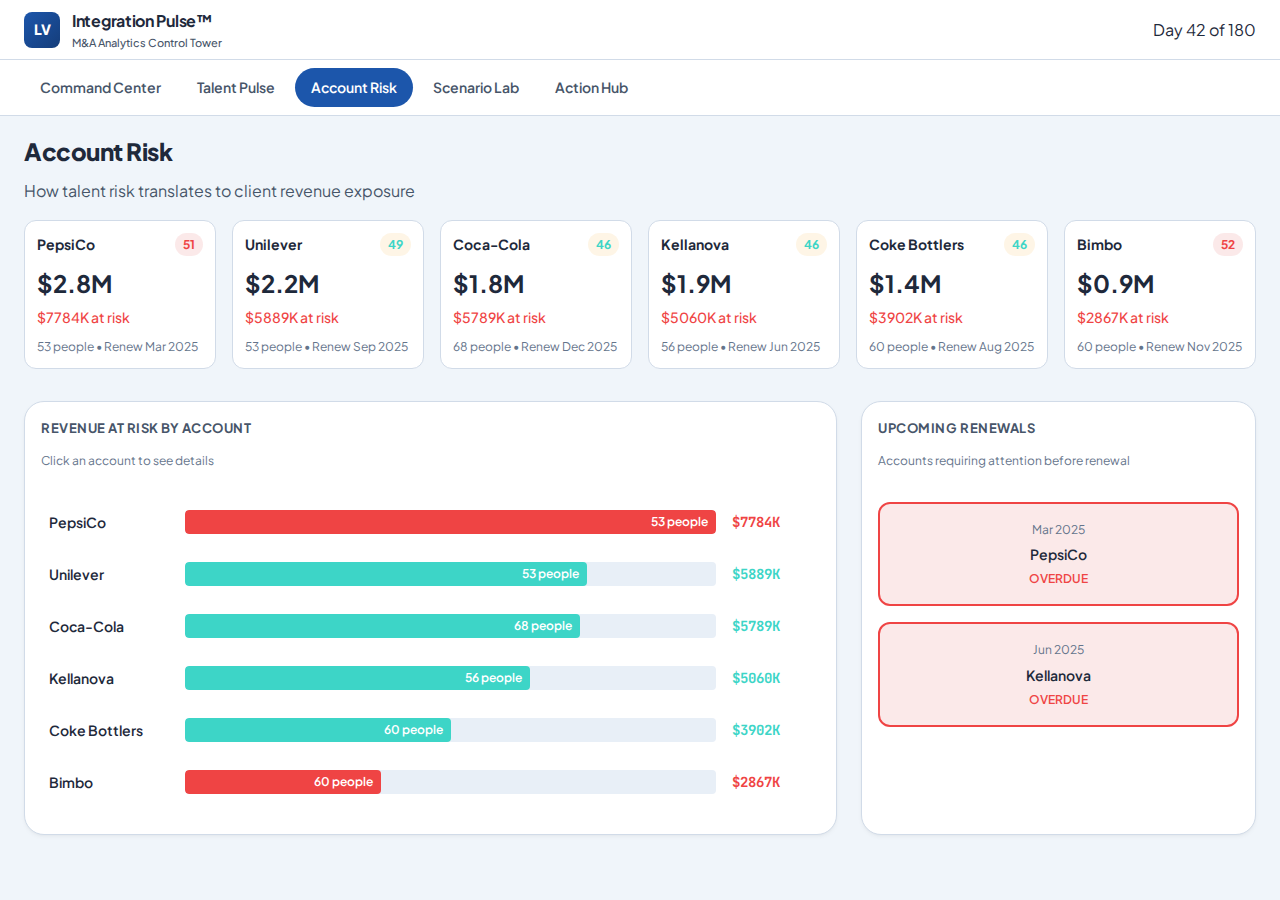
<file: accounts.html>
<!DOCTYPE html>
<html lang="en">

<head>
    <meta charset="UTF-8">
    <meta name="viewport" content="width=device-width, initial-scale=1.0">
    <title>Account Risk | Integration Pulse™</title>
    <link rel="preconnect" href="https://fonts.googleapis.com">
    <link rel="preconnect" href="https://fonts.gstatic.com" crossorigin>
    <link
        href="https://fonts.googleapis.com/css2?family=Plus+Jakarta+Sans:wght@400;500;600;700;800&family=JetBrains+Mono:wght@400;600&display=swap"
        rel="stylesheet">
    <link rel="stylesheet" href="index.css">
    <style>
        /* Account Risk Specific Styles */

        /* Summary Cards Row */
        .account-cards-row {
            display: grid;
            grid-template-columns: repeat(auto-fill, minmax(180px, 1fr));
            gap: 1rem;
            margin-bottom: 2rem;
        }

        .account-card {
            background-color: var(--surface-white);
            border: 1px solid var(--border-light);
            border-radius: var(--radius-md);
            padding: 1rem;
            cursor: pointer;
            transition: all 0.2s;
        }

        .account-card:hover {
            transform: translateY(-2px);
            box-shadow: var(--shadow-md);
            border-color: var(--lv-blue-400);
        }

        .account-card.active {
            border-color: var(--lv-blue-600);
            background-color: #EFF6FF;
            box-shadow: 0 0 0 3px rgba(59, 130, 246, 0.2);
        }

        .ac-header {
            font-weight: 700;
            font-size: 0.875rem;
            margin-bottom: 0.5rem;
            display: flex;
            justify-content: space-between;
            align-items: center;
        }

        .ac-risk-badge {
            padding: 2px 8px;
            border-radius: 12px;
            font-size: 0.75rem;
            font-weight: 700;
        }

        .ac-metric {
            font-size: 1.5rem;
            font-weight: 700;
            color: var(--lv-navy-800);
        }

        .ac-risk {
            font-size: 0.875rem;
            margin-top: 0.25rem;
            font-weight: 500;
        }

        /* Revenue at Risk Bar Chart */
        .risk-bar-container {
            display: flex;
            flex-direction: column;
            gap: 0.75rem;
            padding: 1rem 0;
        }

        .risk-bar-row {
            display: grid;
            grid-template-columns: 120px 1fr 80px;
            align-items: center;
            gap: 1rem;
            cursor: pointer;
            padding: 0.5rem;
            border-radius: var(--radius-md);
            transition: background 0.2s;
        }

        .risk-bar-row:hover {
            background: var(--bg-secondary);
        }

        .risk-bar-row.active {
            background: rgba(59, 130, 246, 0.1);
        }

        .risk-bar-label {
            font-weight: 600;
            font-size: 0.875rem;
        }

        .risk-bar-track {
            height: 24px;
            background: var(--bg-secondary);
            border-radius: 4px;
            overflow: hidden;
            position: relative;
        }

        .risk-bar-fill {
            height: 100%;
            border-radius: 4px;
            display: flex;
            align-items: center;
            justify-content: flex-end;
            padding-right: 8px;
            color: white;
            font-size: 0.75rem;
            font-weight: 600;
            transition: width 0.5s ease-out;
        }

        .risk-bar-value {
            font-weight: 700;
            font-family: var(--font-mono);
            font-size: 0.875rem;
        }

        /* Renewal Timeline */
        .timeline-container {
            display: flex;
            gap: 1rem;
            overflow-x: auto;
            padding: 1rem 0;
        }

        .timeline-item {
            min-width: 140px;
            padding: 1rem;
            background: var(--bg-secondary);
            border-radius: var(--radius-md);
            text-align: center;
            border: 2px solid transparent;
            cursor: pointer;
            transition: all 0.2s;
        }

        .timeline-item:hover {
            border-color: var(--lv-blue-400);
        }

        .timeline-item.urgent {
            background: rgba(220, 38, 38, 0.1);
            border-color: var(--status-danger);
        }

        .timeline-month {
            font-size: 0.75rem;
            color: var(--text-tertiary);
            margin-bottom: 4px;
        }

        .timeline-name {
            font-weight: 600;
            font-size: 0.875rem;
        }

        .timeline-days {
            font-size: 0.75rem;
            margin-top: 4px;
            font-weight: 600;
        }

        /* Detail Panel */
        .detail-panel {
            grid-column: span 12;
            background-color: var(--surface-white);
            border-radius: var(--radius-lg);
            border: 1px solid var(--border-light);
            overflow: hidden;
            display: none;
            margin-top: 1rem;
        }

        .detail-panel.visible {
            display: block;
            animation: slideDown 0.3s ease-out;
        }

        @keyframes slideDown {
            from {
                opacity: 0;
                transform: translateY(-10px);
            }

            to {
                opacity: 1;
                transform: translateY(0);
            }
        }

        .dp-header {
            padding: 1.5rem;
            background-color: var(--bg-secondary);
            border-bottom: 1px solid var(--border-light);
            display: flex;
            justify-content: space-between;
            align-items: center;
        }

        .dp-grid {
            display: grid;
            grid-template-columns: 1fr 1fr;
            gap: 1.5rem;
            padding: 1.5rem;
        }

        @media (max-width: 768px) {
            .dp-grid {
                grid-template-columns: 1fr;
            }
        }

        .personnel-row {
            display: flex;
            align-items: center;
            padding: 0.75rem;
            border-radius: var(--radius-md);
            gap: 1rem;
            transition: background 0.2s;
        }

        .personnel-row:hover {
            background: var(--bg-secondary);
        }

        .risk-dot {
            width: 10px;
            height: 10px;
            border-radius: 50%;
            flex-shrink: 0;
        }

        .rd-red {
            background-color: var(--risk-high);
        }

        .rd-amber {
            background-color: var(--risk-medium);
        }

        .rd-green {
            background-color: var(--risk-low);
        }

        /* SOW Cards */
        .sow-card {
            padding: 1rem;
            background: var(--bg-secondary);
            border-radius: var(--radius-md);
            margin-bottom: 0.75rem;
            border-left: 4px solid var(--lv-blue-600);
        }

        .sow-card.at-risk {
            border-left-color: var(--status-danger);
            background: rgba(220, 38, 38, 0.05);
        }

        .sow-header {
            display: flex;
            justify-content: space-between;
            align-items: center;
            margin-bottom: 0.5rem;
        }

        .sow-name {
            font-weight: 600;
            font-size: 0.875rem;
        }

        .sow-value {
            font-family: var(--font-mono);
            font-weight: 700;
            font-size: 0.875rem;
        }

        .sow-meta {
            font-size: 0.75rem;
            color: var(--text-tertiary);
        }
    </style>
</head>

<body>
    <div class="app-container">
        <header>
            <div class="logo-container">
                <div class="logo-box">LV</div>
                <div>
                    <strong>Integration Pulse™</strong>
                    <div class="integration-status">M&A Analytics Control Tower</div>
                </div>
            </div>
            <div class="day-counter">
                Day 42 of 180
            </div>
        </header>

        <nav>
            <a href="index.html">Command Center</a>
            <a href="talent.html">Talent Pulse</a>
            <a href="accounts.html" class="active">Account Risk</a>
            <a href="scenarios.html">Scenario Lab</a>
            <a href="actions.html">Action Hub</a>
        </nav>

        <main>
            <div class="dashboard-header">
                <h1>Account Risk</h1>
                <p style="color: var(--text-secondary); margin-top: 0.5rem;">How talent risk translates to client
                    revenue exposure</p>
            </div>

            <!-- Account Summary Cards -->
            <div class="account-cards-row" id="accounts-row">
                <!-- Injected via JS -->
            </div>

            <div class="dashboard-grid">
                <!-- Revenue at Risk Bar Chart -->
                <div class="card" style="grid-column: span 8;">
                    <h3 class="card-title">Revenue at Risk by Account</h3>
                    <p style="font-size: 0.75rem; color: var(--text-tertiary); margin-bottom: 1rem;">Click an account to
                        see details</p>
                    <div class="risk-bar-container" id="risk-bars">
                        <!-- Injected via JS -->
                    </div>
                </div>

                <!-- Renewal Timeline -->
                <div class="card" style="grid-column: span 4;">
                    <h3 class="card-title">Upcoming Renewals</h3>
                    <p style="font-size: 0.75rem; color: var(--text-tertiary); margin-bottom: 1rem;">Accounts requiring
                        attention before renewal</p>
                    <div class="timeline-container" id="renewal-timeline" style="flex-direction: column;">
                        <!-- Injected via JS -->
                    </div>
                </div>

                <!-- Detail Panel -->
                <div class="detail-panel" id="detail-panel">
                    <div class="dp-header">
                        <div>
                            <h2 id="dp-title"
                                style="margin:0; font-size:1.25rem; font-weight:700; color:var(--lv-navy-900);">Account
                                Name</h2>
                            <div id="dp-meta"
                                style="color:var(--text-secondary); margin-top:0.25rem; font-size:0.875rem;">Renewal: --
                            </div>
                        </div>
                        <button onclick="closePanel()"
                            style="padding:0.5rem 1rem; background:white; border:1px solid var(--border-default); border-radius:var(--radius-md); cursor:pointer;">Close</button>
                    </div>
                    <div class="dp-grid" id="account-detail-content">
                        <!-- Injected via JS -->
                    </div>
                </div>
            </div>
        </main>
    </div>
    <script src="data.js"></script>
    <script src="accounts.js"></script>
    <script src="chatbot.js"></script>
</body>

</html>
</file>
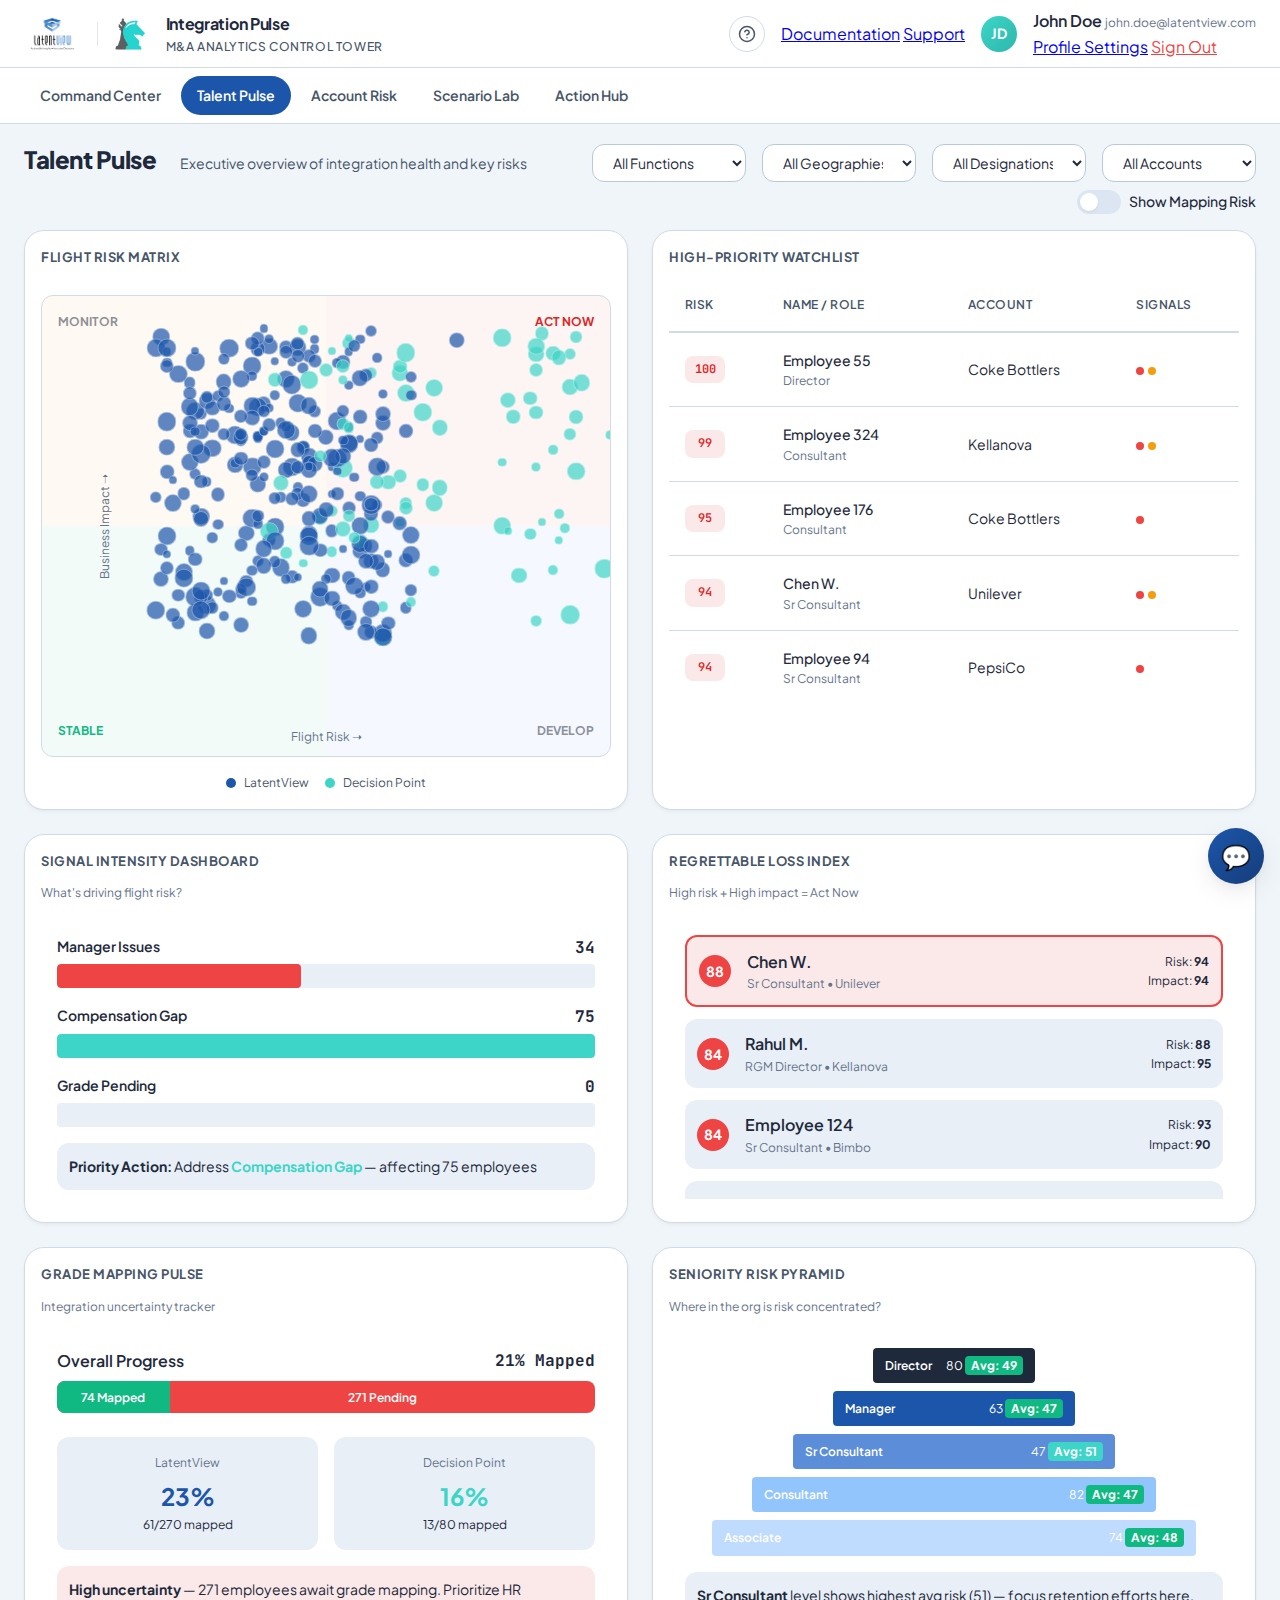
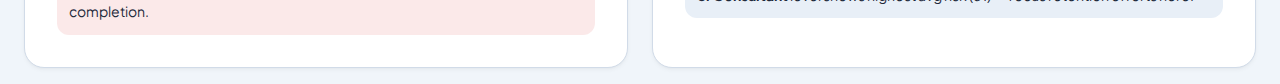
<file: accounts_backup.html>
<!DOCTYPE html>
<html lang="en">

<head>
    <meta charset="UTF-8">
    <meta name="viewport" content="width=device-width, initial-scale=1.0">
    <title>Talent Pulse | Integration Pulse™</title>
    <link rel="preconnect" href="https://fonts.googleapis.com">
    <link rel="preconnect" href="https://fonts.gstatic.com" crossorigin>
    <link
        href="https://fonts.googleapis.com/css2?family=Plus+Jakarta+Sans:wght@400;500;600;700;800&family=JetBrains+Mono:wght@400;600&display=swap"
        rel="stylesheet">
    <link rel="stylesheet" href="index.css">
    <style>
        /* Specific Page Styles */
        .controls-bar {
            display: flex;
            justify-content: flex-end;
            gap: 1rem;
            margin-bottom: 1.5rem;
        }

        .filter-select {
            padding: 0.5rem 1rem;
            border-radius: var(--radius-md);
            border: 1px solid var(--border-default);
            background-color: var(--surface-white);
            font-family: var(--font-primary);
            color: var(--text-primary);
            cursor: pointer;
        }

        /* Matrix Styles */
        .matrix-container {
            position: relative;
            width: 100%;
            height: 400px;
            border: 1px solid var(--border-light);
            background-color: var(--surface-white);
            border-radius: var(--radius-md);
            margin-top: 1rem;
            overflow: hidden;
        }

        .quadrant-label {
            position: absolute;
            font-size: 0.75rem;
            font-weight: 700;
            opacity: 0.5;
            text-transform: uppercase;
            padding: 1rem;
        }

        .quadrant-bg {
            position: absolute;
            width: 50%;
            height: 50%;
            pointer-events: none;
        }

        .q-act {
            top: 0;
            right: 0;
            background-color: rgba(220, 38, 38, 0.05);
        }

        .q-monitor {
            top: 0;
            left: 0;
            background-color: rgba(245, 158, 11, 0.05);
        }

        .q-develop {
            bottom: 0;
            right: 0;
            background-color: rgba(59, 130, 246, 0.05);
        }

        .q-stable {
            bottom: 0;
            left: 0;
            background-color: rgba(16, 185, 129, 0.05);
        }

        .matrix-point {
            position: absolute;
            border-radius: 50%;
            transform: translate(-50%, 50%);
            /* Bottom-left origin system correction */
            cursor: pointer;
            transition: all 0.3s ease;
            opacity: 0.7;
            border: 1px solid rgba(255, 255, 255, 0.5);
        }

        .matrix-point:hover {
            opacity: 1;
            z-index: 10;
            transform: translate(-50%, 50%) scale(1.5);
            box-shadow: 0 4px 6px rgba(0, 0, 0, 0.1);
        }

        .matrix-point.lv {
            background-color: var(--lv-blue-600);
        }

        .matrix-point.dp {
            background-color: var(--lv-accent-orange);
        }

        .matrix-axis-label {
            position: absolute;
            font-size: 0.75rem;
            color: var(--text-tertiary);
        }

        /* Watchlist Table */
        .watchlist-table {
            width: 100%;
            border-collapse: collapse;
            font-size: 0.875rem;
        }

        .watchlist-table th {
            text-align: left;
            padding: 1rem;
            border-bottom: 2px solid var(--border-light);
            color: var(--text-secondary);
            font-weight: 600;
        }

        .watchlist-table td {
            padding: 1rem;
            border-bottom: 1px solid var(--border-light);
            vertical-align: middle;
        }

        .watchlist-table tr:hover {
            background-color: var(--bg-primary);
        }

        .risk-badge {
            padding: 0.25rem 0.5rem;
            border-radius: var(--radius-sm);
            font-weight: 600;
            font-size: 0.75rem;
        }

        .risk-high {
            background-color: rgba(220, 38, 38, 0.1);
            color: var(--risk-high);
        }

        .risk-medium {
            background-color: rgba(245, 158, 11, 0.1);
            color: var(--risk-medium);
        }

        .risk-low {
            background-color: rgba(16, 185, 129, 0.1);
            color: var(--risk-low);
        }

        .signal-dot {
            display: inline-block;
            width: 8px;
            height: 8px;
            border-radius: 50%;
            margin-right: 4px;
        }

        .sig-red {
            background-color: var(--status-danger);
        }

        .sig-amber {
            background-color: var(--status-warning);
        }
    </style>
</head>

<body>
    <div class="app-container">
        <header>
            <div class="logo-container">
                <img src="assets/images/latentview_logo.png" alt="LatentView" style="height: 40px; border-radius: 4px;">
                <div style="height: 24px; width: 1px; background: rgba(0,0,0,0.1); margin: 0 0.25rem;"></div>
                <img src="assets/images/decisionpoint_logo.png" alt="Decision Point"
                    style="height: 32px; border-radius: 4px;">
                <div style="margin-left: 0.5rem;">
                    <strong>Integration Pulse</strong>
                    <div class="integration-status"
                        style="font-size: 0.75rem; text-transform: uppercase; letter-spacing: 0.05em; margin-top: 0px;">
                        M&A Analytics Control Tower</div>
                </div>
            </div>
            <div class="header-actions">
                <button class="btn-icon" id="btn-help-tal" title="Help" onclick="toggleDropdown('help-menu')">
                    <svg width="18" height="18" viewBox="0 0 24 24" fill="none" stroke="currentColor" stroke-width="2"
                        stroke-linecap="round" stroke-linejoin="round">
                        <circle cx="12" cy="12" r="10" />
                        <path d="M9.09 9a3 3 0 0 1 5.83 1c0 2-3 3-3 3" />
                        <line x1="12" y1="17" x2="12.01" y2="17" />
                    </svg>
                </button>
                <div class="dropdown-menu" id="help-menu">
                    <a href="#" class="dropdown-item"> Documentation</a>
                    <a href="#" class="dropdown-item"> Support</a>
                </div>

                <div class="user-profile" id="btn-profile-tal" title="User Profile"
                    onclick="toggleDropdown('profile-menu')">JD</div>
                <div class="dropdown-menu" id="profile-menu">
                    <div class="dropdown-item" style="flex-direction: column; align-items: flex-start;">
                        <span style="font-weight: 600;">John Doe</span>
                        <span style="font-size: 0.75rem; color: var(--text-tertiary);">john.doe@latentview.com</span>
                    </div>
                    <div class="dropdown-divider"></div>
                    <a href="#" class="dropdown-item"> Profile Settings</a>
                    <a href="#" class="dropdown-item" style="color: var(--status-danger);"> Sign Out</a>
                </div>
            </div>
        </header>

        <nav>
            <a href="index.html">Command Center</a>
            <a href="talent.html" class="active">Talent Pulse</a>
            <a href="accounts.html">Account Risk</a>
            <a href="scenarios.html">Scenario Lab</a>
            <a href="actions.html">Action Hub</a>
        </nav>

        <main>
            <div class="dashboard-header"
                style="display: flex; justify-content: space-between; align-items: baseline; flex-wrap: wrap; gap: 0.5rem;">
                <div style="display: flex; align-items: baseline; gap: 1.5rem;">
                    <h1>Talent Pulse</h1>
                    <span style="color: var(--text-secondary); font-size: 0.875rem;">Executive overview of integration
                        health and key risks</span>
                </div>
                <div class="controls-bar" style="margin-bottom: 0;">
                    <select id="filter-function" class="filter-select">
                        <option value="all">All Functions</option>
                        <option value="Delivery">Delivery</option>
                        <option value="Technology">Technology</option>
                        <option value="RGM">RGM</option>
                        <option value="Product">Product</option>
                    </select>
                    <select id="filter-geo" class="filter-select">
                        <option value="all">All Geographies</option>
                        <option value="India">India</option>
                        <option value="US">US</option>
                        <option value="Europe">Europe</option>
                        <option value="LatAm">LatAm</option>
                    </select>
                    <select id="filter-designation" class="filter-select">
                        <option value="all">All Designations</option>
                        <!-- Populated by JS -->
                    </select>
                    <select id="filter-account" class="filter-select">
                        <option value="all">All Accounts</option>
                        <!-- Populated by JS -->
                    </select>
                </div>
                <div style="margin-left:auto; display:flex; align-items:center; gap:0.5rem;">
                    <label class="toggle-switch">
                        <input type="checkbox" id="toggle-mapping-risk">
                        <span class="slider round"></span>
                    </label>
                    <span style="font-size: 0.875rem; font-weight: 500;">Show Mapping Risk</span>
                </div>
            </div>

            <div class="dashboard-grid">
                <!-- Flight Risk Matrix -->
                <div class="card" style="grid-column: span 6; height: 580px;">
                    <h3 class="card-title">Flight Risk Matrix</h3>
                    <div class="matrix-container" id="matrix-container">
                        <!-- Quadrant Backgrounds -->
                        <div class="quadrant-bg q-monitor"></div>
                        <div class="quadrant-bg q-act"></div>
                        <div class="quadrant-bg q-stable"></div>
                        <div class="quadrant-bg q-develop"></div>

                        <!-- Labels -->
                        <div class="quadrant-label" style="top:0; left:0;">Monitor</div>
                        <div class="quadrant-label" style="top:0; right:0; color: var(--risk-high); opacity: 1;">Act Now
                        </div>
                        <div class="quadrant-label" style="bottom:0; left:0; color: var(--risk-low); opacity: 1;">Stable
                        </div>
                        <div class="quadrant-label" style="bottom:0; right:0;">Develop</div>

                        <!-- Axis Labels -->
                        <div class="matrix-axis-label" style="bottom: 10px; left: 50%; transform: translateX(-50%);">
                            Flight Risk ➝</div>
                        <div class="matrix-axis-label"
                            style="left: 10px; top: 50%; transform: translateY(-50%) rotate(-90deg);">Business Impact ➝
                        </div>

                        <!-- Points injected by JS -->
                    </div>
                    <div
                        style="margin-top: 1rem; display: flex; text-align: center; gap: 1rem; justify-content: center; font-size: 0.75rem; color: var(--text-secondary);">
                        <div style="display: flex; align-items: center; gap: 0.5rem;"><span
                                style="width: 10px; height: 10px; background: var(--lv-blue-600); border-radius: 50%;"></span>
                            LatentView</div>
                        <div style="display: flex; align-items: center; gap: 0.5rem;"><span
                                style="width: 10px; height: 10px; background: var(--lv-accent-orange); border-radius: 50%;"></span>
                            Decision Point</div>
                    </div>
                </div>

                <!-- High Priority Watchlist -->
                <div class="card" style="grid-column: span 6; height: 580px; display: flex; flex-direction: column;">
                    <h3 class="card-title">High-Priority Watchlist</h3>
                    <div style="overflow-y: auto; flex: 1; max-height: 420px;">
                        <table class="watchlist-table">
                            <thead>
                                <tr>
                                    <th>Risk</th>
                                    <th>Name / Role</th>
                                    <th>Account</th>
                                    <th>Signals</th>
                                </tr>
                            </thead>
                            <tbody id="watchlist-body">
                                <!-- Rows injected by JS -->
                            </tbody>
                        </table>
                    </div>
                </div>

                <!-- Signal Intensity Dashboard -->
                <div class="card" style="grid-column: span 6;">
                    <h3 class="card-title">Signal Intensity Dashboard</h3>
                    <p style="font-size:0.75rem; color:var(--text-tertiary); margin-bottom:1rem;">What's driving flight
                        risk?</p>
                    <div id="signal-intensity-container" style="padding: 1rem;">
                        <!-- Injected by JS -->
                    </div>
                </div>

                <!-- Regrettable Loss Index -->
                <div class="card" style="grid-column: span 6;">
                    <h3 class="card-title">Regrettable Loss Index</h3>
                    <p style="font-size:0.75rem; color:var(--text-tertiary); margin-bottom:1rem;">High risk + High
                        impact = Act Now</p>
                    <div id="regrettable-loss-container" style="padding: 1rem; max-height: 280px; overflow-y: auto;">
                        <!-- Injected by JS -->
                    </div>
                </div>

                <!-- Grade Mapping Pulse -->
                <div class="card" style="grid-column: span 6;">
                    <h3 class="card-title">Grade Mapping Pulse</h3>
                    <p style="font-size:0.75rem; color:var(--text-tertiary); margin-bottom:1rem;">Integration
                        uncertainty tracker</p>
                    <div id="grade-mapping-container" style="padding: 1rem;">
                        <!-- Injected by JS -->
                    </div>
                </div>

                <!-- Seniority Risk Pyramid -->
                <div class="card" style="grid-column: span 6;">
                    <h3 class="card-title">Seniority Risk Pyramid</h3>
                    <p style="font-size:0.75rem; color:var(--text-tertiary); margin-bottom:1rem;">Where in the org is
                        risk concentrated?</p>
                    <div id="seniority-pyramid-container" style="padding: 1rem;">
                        <!-- Injected by JS -->
                    </div>
                </div>
            </div>
        </main>
    </div>
    <script src="data.js"></script>
    <script src="talent.js"></script>
    <div class="chat-trigger" id="chat-trigger" onclick="toggleChat()">💬</div>
    <script src="chatbot.js"></script>
</body>

</html>
</file>
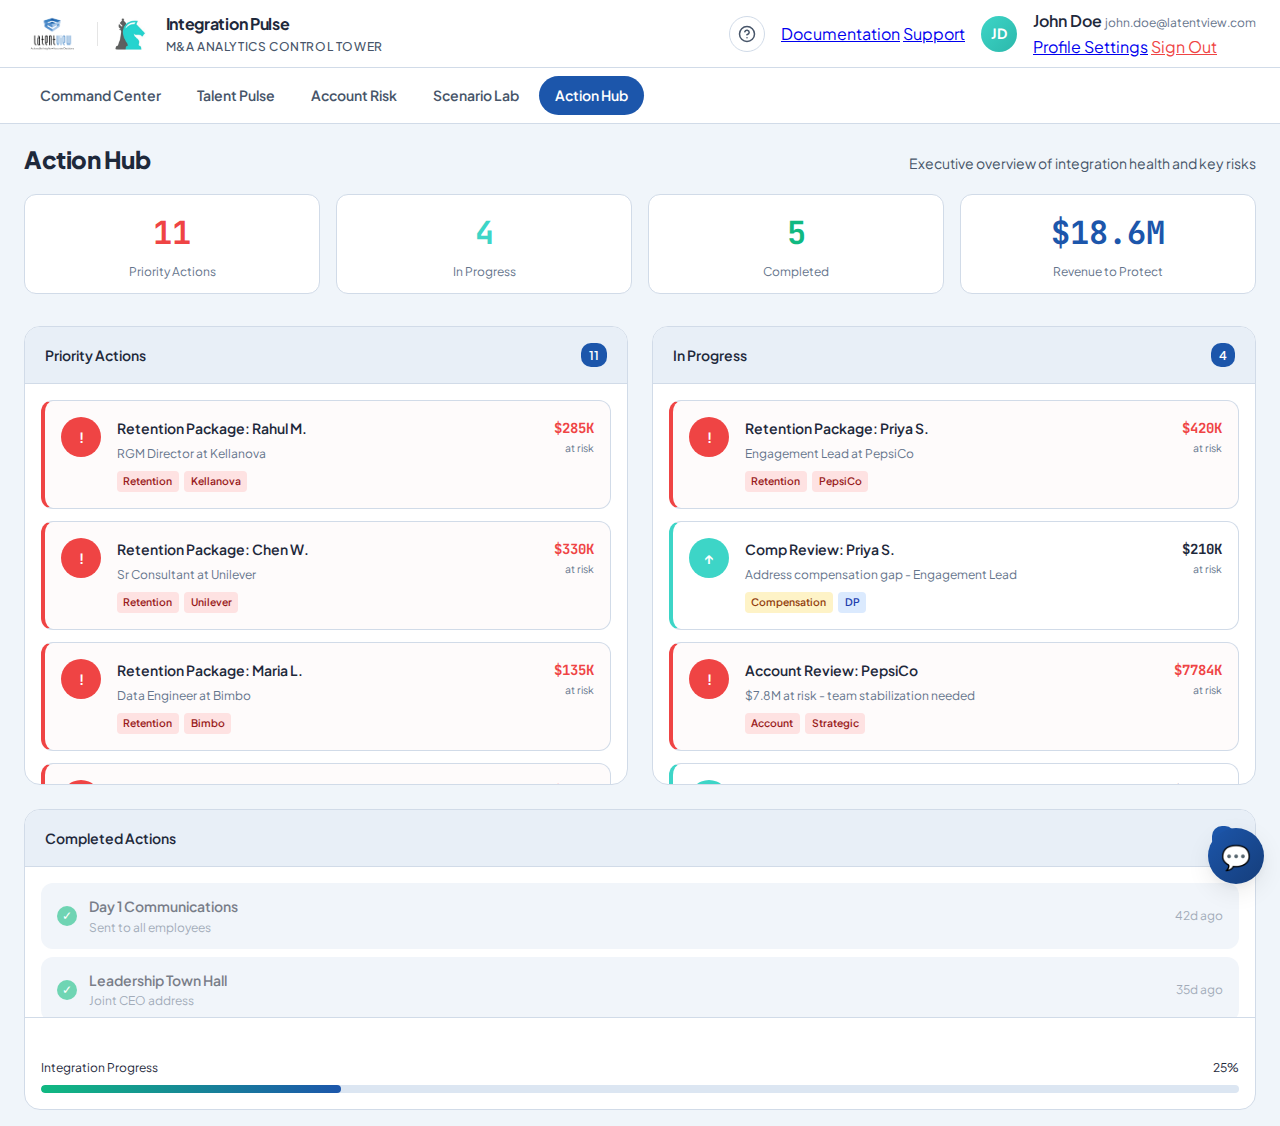
<file: actions.html>
<!DOCTYPE html>
<html lang="en">

<head>
    <meta charset="UTF-8">
    <meta name="viewport" content="width=device-width, initial-scale=1.0">
    <title>Action Hub | Integration Pulse™</title>
    <link rel="preconnect" href="https://fonts.googleapis.com">
    <link rel="preconnect" href="https://fonts.gstatic.com" crossorigin>
    <link
        href="https://fonts.googleapis.com/css2?family=Plus+Jakarta+Sans:wght@400;500;600;700;800&family=JetBrains+Mono:wght@400;600&display=swap"
        rel="stylesheet">
    <link rel="stylesheet" href="index.css">
    <style>
        .action-header-row {
            display: grid;
            grid-template-columns: repeat(4, 1fr);
            gap: 1rem;
            margin-bottom: 2rem;
        }

        .action-stat {
            background: var(--surface-white);
            border: 1px solid var(--border-light);
            border-radius: var(--radius-md);
            padding: 1.25rem;
            text-align: center;
        }

        .as-value {
            font-size: 2rem;
            font-weight: 700;
            font-family: var(--font-mono);
        }

        .as-label {
            font-size: 0.75rem;
            color: var(--text-tertiary);
            margin-top: 0.25rem;
        }

        .action-content {
            display: grid;
            grid-template-columns: 1fr 1fr;
            gap: 1.5rem;
        }

        @media (max-width: 1024px) {
            .action-content {
                grid-template-columns: 1fr;
            }

            .action-header-row {
                grid-template-columns: repeat(2, 1fr);
            }
        }

        .action-card {
            background: var(--surface-white);
            border: 1px solid var(--border-light);
            border-radius: var(--radius-lg);
            overflow: hidden;
        }

        .action-card-header {
            padding: 1rem 1.25rem;
            background: var(--bg-secondary);
            border-bottom: 1px solid var(--border-light);
            display: flex;
            justify-content: space-between;
            align-items: center;
        }

        .action-card-title {
            font-weight: 600;
            font-size: 0.875rem;
        }

        .action-card-count {
            background: var(--lv-blue-600);
            color: white;
            padding: 0.15rem 0.5rem;
            border-radius: 10px;
            font-size: 0.75rem;
            font-weight: 600;
        }

        .action-card-body {
            padding: 1rem;
            max-height: 400px;
            overflow-y: auto;
        }

        /* Action Items */
        .action-item {
            display: flex;
            gap: 1rem;
            padding: 1rem;
            border: 1px solid var(--border-light);
            border-radius: var(--radius-md);
            margin-bottom: 0.75rem;
            transition: all 0.2s;
            cursor: pointer;
        }

        .action-item:hover {
            border-color: var(--lv-blue-400);
            box-shadow: var(--shadow-sm);
        }

        .action-item.urgent {
            border-left: 4px solid var(--status-danger);
            background: rgba(220, 38, 38, 0.02);
        }

        .action-item.high {
            border-left: 4px solid var(--lv-accent-orange);
        }

        .action-item.normal {
            border-left: 4px solid var(--lv-blue-400);
        }

        .action-priority {
            width: 40px;
            height: 40px;
            border-radius: 50%;
            display: flex;
            align-items: center;
            justify-content: center;
            font-weight: 700;
            font-size: 0.875rem;
            flex-shrink: 0;
        }

        .priority-urgent {
            background: var(--status-danger);
            color: white;
        }

        .priority-high {
            background: var(--lv-accent-orange);
            color: white;
        }

        .priority-normal {
            background: var(--lv-blue-100);
            color: var(--lv-blue-700);
        }

        .action-info {
            flex: 1;
            min-width: 0;
        }

        .action-title {
            font-weight: 600;
            font-size: 0.875rem;
            margin-bottom: 0.25rem;
        }

        .action-meta {
            font-size: 0.75rem;
            color: var(--text-tertiary);
        }

        .action-tags {
            display: flex;
            gap: 0.35rem;
            margin-top: 0.5rem;
            flex-wrap: wrap;
        }

        .action-tag {
            font-size: 0.65rem;
            padding: 0.15rem 0.4rem;
            border-radius: 4px;
            font-weight: 600;
        }

        .tag-retention {
            background: #DBEAFE;
            color: #1E40AF;
        }

        .tag-comp {
            background: #FEF3C7;
            color: #92400E;
        }

        .tag-culture {
            background: #D1FAE5;
            color: #065F46;
        }

        .tag-account {
            background: #EDE9FE;
            color: #5B21B6;
        }

        .tag-urgent {
            background: #FEE2E2;
            color: #991B1B;
        }

        .action-impact {
            text-align: right;
            flex-shrink: 0;
        }

        .impact-value {
            font-weight: 700;
            font-family: var(--font-mono);
            font-size: 0.875rem;
        }

        .impact-label {
            font-size: 0.65rem;
            color: var(--text-tertiary);
        }

        /* Completed Section */
        .completed-item {
            opacity: 0.6;
            padding: 0.75rem 1rem;
            background: var(--bg-secondary);
            border-radius: var(--radius-md);
            margin-bottom: 0.5rem;
            display: flex;
            align-items: center;
            gap: 0.75rem;
        }

        .completed-check {
            width: 20px;
            height: 20px;
            border-radius: 50%;
            background: var(--status-success);
            color: white;
            display: flex;
            align-items: center;
            justify-content: center;
            font-size: 0.75rem;
        }

        /* Progress Summary */
        .progress-bar-container {
            margin-top: 1.5rem;
        }

        .progress-label {
            display: flex;
            justify-content: space-between;
            font-size: 0.75rem;
            margin-bottom: 0.5rem;
        }

        .progress-bar {
            height: 8px;
            background: var(--bg-tertiary);
            border-radius: 4px;
            overflow: hidden;
        }

        .progress-fill {
            height: 100%;
            background: linear-gradient(90deg, var(--status-success) 0%, var(--lv-blue-600) 100%);
            border-radius: 4px;
            transition: width 0.5s ease-out;
        }
    </style>
</head>

<body>
    <div class="app-container">
        <header>
            <div class="logo-container">
                <img src="assets/images/latentview_logo.png" alt="LatentView" style="height: 40px; border-radius: 4px;">
                <div style="height: 24px; width: 1px; background: rgba(0,0,0,0.1); margin: 0 0.25rem;"></div>
                <img src="assets/images/decisionpoint_logo.png" alt="Decision Point"
                    style="height: 32px; border-radius: 4px;">
                <div style="margin-left: 0.5rem;">
                    <strong>Integration Pulse</strong>
                    <div class="integration-status"
                        style="font-size: 0.75rem; text-transform: uppercase; letter-spacing: 0.05em; margin-top: 0px;">
                        M&A Analytics Control Tower</div>
                </div>
            </div>
            <div class="header-actions">
                <button class="btn-icon" id="btn-help-act" title="Help" onclick="toggleDropdown('help-menu')">
                    <svg width="18" height="18" viewBox="0 0 24 24" fill="none" stroke="currentColor" stroke-width="2"
                        stroke-linecap="round" stroke-linejoin="round">
                        <circle cx="12" cy="12" r="10" />
                        <path d="M9.09 9a3 3 0 0 1 5.83 1c0 2-3 3-3 3" />
                        <line x1="12" y1="17" x2="12.01" y2="17" />
                    </svg>
                </button>
                <div class="dropdown-menu" id="help-menu">
                    <a href="#" class="dropdown-item"> Documentation</a>
                    <a href="#" class="dropdown-item"> Support</a>
                </div>

                <!-- Removed redundant apps dropdown -->

                <div class="user-profile" id="btn-profile-act" title="User Profile"
                    onclick="toggleDropdown('profile-menu')">JD</div>
                <div class="dropdown-menu" id="profile-menu">
                    <div class="dropdown-item" style="flex-direction: column; align-items: flex-start;">
                        <span style="font-weight: 600;">John Doe</span>
                        <span style="font-size: 0.75rem; color: var(--text-tertiary);">john.doe@latentview.com</span>
                    </div>
                    <div class="dropdown-divider"></div>
                    <a href="#" class="dropdown-item"> Profile Settings</a>
                    <a href="#" class="dropdown-item" style="color: var(--status-danger);"> Sign Out</a>
                </div>
            </div>
        </header>
        <nav>
            <a href="index.html">Command Center</a>
            <a href="talent.html">Talent Pulse</a>
            <a href="accounts.html">Account Risk</a>
            <a href="scenarios.html">Scenario Lab</a>
            <a href="actions.html" class="active">Action Hub</a>
        </nav>

        <main>
            <div class="dashboard-header" style="display: flex; justify-content: space-between; align-items: baseline;">
                <h1>Action Hub</h1>
                <span style="color: var(--text-secondary); font-size: 0.875rem;">Executive overview of integration
                    health and key risks</span>
            </div>

            <!-- Summary Stats -->
            <div class="action-header-row" id="action-stats">
                <!-- Injected via JS -->
            </div>

            <!-- Action Lists -->
            <div class="action-content">
                <!-- Urgent/High Priority -->
                <div class="action-card">
                    <div class="action-card-header">
                        <span class="action-card-title">Priority Actions</span>
                        <span class="action-card-count" id="priority-count">0</span>
                    </div>
                    <div class="action-card-body" id="priority-actions">
                        <!-- Injected via JS -->
                    </div>
                </div>

                <!-- In Progress / Scheduled -->
                <div class="action-card">
                    <div class="action-card-header">
                        <span class="action-card-title">In Progress</span>
                        <span class="action-card-count" id="progress-count">0</span>
                    </div>
                    <div class="action-card-body" id="progress-actions">
                        <!-- Injected via JS -->
                    </div>
                </div>
            </div>

            <!-- Completed Summary -->
            <div class="action-card" style="margin-top: 1.5rem;">
                <div class="action-card-header">
                    <span class="action-card-title">Completed Actions</span>
                    <span class="action-card-count" id="completed-count">0</span>
                </div>
                <div class="action-card-body" id="completed-actions" style="max-height: 150px;">
                    <!-- Injected via JS -->
                </div>
                <div style="padding: 1rem; border-top: 1px solid var(--border-light);">
                    <div class="progress-bar-container">
                        <div class="progress-label">
                            <span>Integration Progress</span>
                            <span id="progress-pct">0%</span>
                        </div>
                        <div class="progress-bar">
                            <div class="progress-fill" id="progress-fill" style="width: 0%;"></div>
                        </div>
                    </div>
                </div>
            </div>
        </main>
    </div>
    <script src="data.js"></script>
    <script src="actions.js"></script>
    <div class="chat-trigger" id="chat-trigger" onclick="toggleChat()">💬</div>
    <script src="chatbot.js"></script>
</body>

</html>
</file>
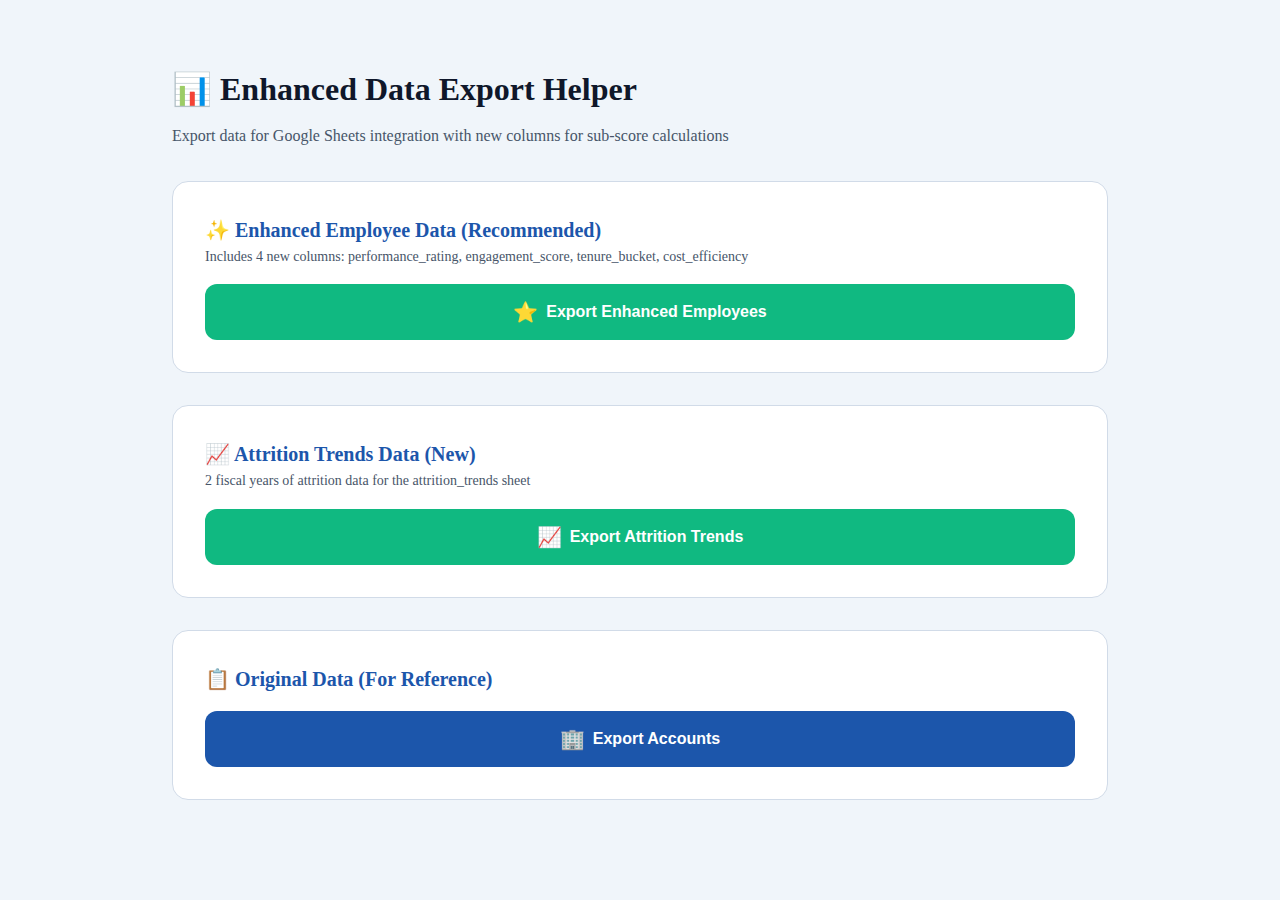
<file: export-helper-enhanced.html>
<!DOCTYPE html>
<html lang="en">

<head>
    <meta charset="UTF-8">
    <meta name="viewport" content="width=device-width, initial-scale=1.0">
    <title>Enhanced Data Export | Integration Pulse</title>
    <link rel="stylesheet" href="index.css">
    <style>
        body {
            background: var(--bg-primary);
            font-family: var(--font-primary);
        }

        .container {
            max-width: 1000px;
            margin: 2rem auto;
            padding: 2rem;
        }

        h1 {
            color: var(--lv-navy-900);
            margin-bottom: 0.5rem;
        }

        .subtitle {
            color: var(--text-secondary);
            margin-bottom: 2rem;
        }

        .section {
            background: var(--surface-white);
            border-radius: var(--radius-lg);
            padding: 2rem;
            margin-bottom: 2rem;
            border: 1px solid var(--border-light);
        }

        .section h2 {
            margin-top: 0;
            color: var(--lv-primary);
            font-size: 1.25rem;
        }

        .button-group {
            display: grid;
            grid-template-columns: repeat(auto-fit, minmax(250px, 1fr));
            gap: 1rem;
            margin-top: 1rem;
        }

        .export-btn {
            background: var(--lv-primary);
            color: white;
            border: none;
            padding: 1rem 1.5rem;
            border-radius: var(--radius-md);
            font-size: 1rem;
            font-weight: 600;
            cursor: pointer;
            transition: all 0.2s;
            display: flex;
            align-items: center;
            gap: 0.5rem;
            justify-content: center;
        }

        .export-btn:hover {
            background: var(--lv-blue-700);
            transform: translateY(-2px);
            box-shadow: var(--shadow-md);
        }

        .export-btn.primary {
            background: var(--status-success);
        }

        .export-btn.primary:hover {
            background: #059669;
        }

        .icon {
            font-size: 1.25rem;
        }

        .output {
            background: var(--bg-secondary);
            border: 1px solid var(--border-light);
            border-radius: var(--radius-md);
            padding: 1rem;
            margin-top: 1rem;
            font-family: var(--font-mono);
            font-size: 0.75rem;
            max-height: 300px;
            overflow-y: auto;
            display: none;
        }

        .output.visible {
            display: block;
        }

        .copy-btn {
            background: var(--status-success);
            color: white;
            border: none;
            padding: 0.5rem 1rem;
            border-radius: var(--radius-md);
            font-size: 0.875rem;
            font-weight: 600;
            cursor: pointer;
            margin-top: 0.5rem;
        }

        .copy-btn:hover {
            background: #059669;
        }

        .status {
            padding: 0.75rem;
            border-radius: var(--radius-md);
            margin-top: 1rem;
            display: none;
        }

        .status.success {
            background: #D1FAE5;
            color: #065F46;
            border: 1px solid #10B981;
            display: block;
        }
    </style>
</head>

<body>
    <div class="container">
        <h1>📊 Enhanced Data Export Helper</h1>
        <p class="subtitle">Export data for Google Sheets integration with new columns for sub-score calculations</p>

        <div class="section">
            <h2>✨ Enhanced Employee Data (Recommended)</h2>
            <p style="color: var(--text-secondary); font-size: 0.875rem; margin-bottom: 1rem;">
                Includes 4 new columns: performance_rating, engagement_score, tenure_bucket, cost_efficiency
            </p>
            <div class="button-group">
                <button class="export-btn primary" onclick="exportEnhancedEmployees()">
                    <span class="icon">⭐</span>
                    Export Enhanced Employees
                </button>
            </div>
            <div id="enhanced-status" class="status"></div>
            <div id="enhanced-output" class="output"></div>
        </div>

        <div class="section">
            <h2>📈 Attrition Trends Data (New)</h2>
            <p style="color: var(--text-secondary); font-size: 0.875rem; margin-bottom: 1rem;">
                2 fiscal years of attrition data for the attrition_trends sheet
            </p>
            <div class="button-group">
                <button class="export-btn primary" onclick="exportAttritionTrends()">
                    <span class="icon">📈</span>
                    Export Attrition Trends
                </button>
            </div>
            <div id="attrition-status" class="status"></div>
            <div id="attrition-output" class="output"></div>
        </div>

        <div class="section">
            <h2>📋 Original Data (For Reference)</h2>
            <div class="button-group">
                <button class="export-btn" onclick="exportAccounts()">
                    <span class="icon">🏢</span>
                    Export Accounts
                </button>
            </div>
            <div id="account-status" class="status"></div>
            <div id="account-output" class="output"></div>
        </div>
    </div>

    <script src="data.js"></script>
    <script src="helpers/add-new-columns.js"></script>
    <script src="helpers/create-attrition-trends.js"></script>
    <script>
        function exportEnhancedEmployees() {
            try {
                // Generate enhanced data
                const employees = RAW_DATA.talent;
                const enhancedEmployees = employees.map(emp => {
                    const performanceRating = emp.riskScore > 80 ? Math.floor(Math.random() * 2) + 1 :
                        emp.riskScore > 50 ? Math.floor(Math.random() * 2) + 3 :
                            Math.floor(Math.random() * 2) + 4;
                    const engagementScore = Math.max(0, Math.min(100, 100 - emp.riskScore + (Math.random() * 20 - 10)));
                    const tenureBucket = emp.tenure < 1 ? '0-1yr' : emp.tenure < 3 ? '1-3yr' : emp.tenure < 5 ? '3-5yr' : '5+yr';
                    const costEfficiencyRand = Math.random();
                    const costEfficiency = costEfficiencyRand < 0.4 ? 'Below' : costEfficiencyRand < 0.8 ? 'At' : 'Above';

                    return {
                        employee_id: emp.id,
                        employee_name: emp.name,
                        role: emp.role,
                        origin: emp.origin,
                        function: emp.function,
                        geography: emp.geography,
                        tenure_years: emp.tenure,
                        manager_id: emp.managerId || '',
                        account_name: emp.account,
                        grade_legacy: emp.gradeLegacy || '',
                        grade_unified: emp.gradeUnified || '',
                        grade_mapping_status: emp.gradeMappingStatus || 'Pending',
                        base_salary: emp.baseSalary || '',
                        risk_score: emp.riskScore,
                        business_impact: emp.businessImpact,
                        signal_manager_flag: emp.signals?.includes('manager_flag') ? 'TRUE' : 'FALSE',
                        signal_comp_gap: emp.signals?.includes('comp_gap') ? 'TRUE' : 'FALSE',
                        signal_peer_departed: emp.signals?.includes('peer_departed') ? 'TRUE' : 'FALSE',
                        revenue_at_risk: emp.revenueAtRisk,
                        hire_date: emp.hireDate ? emp.hireDate.toISOString().split('T')[0] : '',
                        status: emp.status || 'Active',
                        performance_rating: performanceRating,
                        engagement_score: Math.round(engagementScore),
                        tenure_bucket: tenureBucket,
                        cost_efficiency: costEfficiency
                    };
                });

                const csv = arrayToCSV(enhancedEmployees);
                displayOutput('enhanced-output', csv);
                showStatus('enhanced-status', `✅ Generated ${enhancedEmployees.length} enhanced employee records with 4 new columns`);
            } catch (error) {
                showStatus('enhanced-status', '❌ Error: ' + error.message);
            }
        }

        function exportAttritionTrends() {
            try {
                const trends = [];
                const months = ['Apr', 'May', 'Jun', 'Jul', 'Aug', 'Sep', 'Oct', 'Nov', 'Dec', 'Jan', 'Feb', 'Mar'];
                const previousYearData = [2, 3, 2, 4, 3, 5, 4, 6, 5, 7, 6, 8];
                const currentYearData = [3, 4, 3, 5, 4, 6, 5, 7, 6, 8, 7];

                let headcount = 320;
                previousYearData.forEach((count, index) => {
                    const month = months[index];
                    const monthDate = index < 9 ? `2024-${String(index + 4).padStart(2, '0')}` : `2025-${String(index - 8).padStart(2, '0')}`;
                    trends.push({
                        fiscal_year: '2024-2025',
                        month: month,
                        month_date: `${monthDate}-01`,
                        attrition_count: count,
                        headcount: headcount,
                        attrition_rate: ((count / headcount) * 100).toFixed(2)
                    });
                    headcount += Math.floor(Math.random() * 3) - 1;
                });

                headcount = 340;
                currentYearData.forEach((count, index) => {
                    const month = months[index];
                    const monthDate = index < 9 ? `2025-${String(index + 4).padStart(2, '0')}` : `2026-${String(index - 8).padStart(2, '0')}`;
                    trends.push({
                        fiscal_year: '2025-2026',
                        month: month,
                        month_date: `${monthDate}-01`,
                        attrition_count: count,
                        headcount: headcount,
                        attrition_rate: ((count / headcount) * 100).toFixed(2)
                    });
                    headcount += Math.floor(Math.random() * 4);
                });

                const csv = arrayToCSV(trends);
                displayOutput('attrition-output', csv);
                showStatus('attrition-status', `✅ Generated ${trends.length} months of attrition data`);
            } catch (error) {
                showStatus('attrition-status', '❌ Error: ' + error.message);
            }
        }

        function exportAccounts() {
            try {
                const accounts = RAW_DATA.accounts.map(a => ({
                    account_name: a.name,
                    total_revenue: a.totalRevenue,
                    renewal_date: a.renewalDate || '',
                    team_size: a.teamSize,
                    people_risk_score: a.peopleRiskScore,
                    revenue_at_risk: a.revenueAtRisk,
                    margin_percent: a.marginPercent || 15,
                    primary_contact_id: '',
                    sow_1_name: a.sows?.[0]?.name || '',
                    sow_1_value: a.sows?.[0]?.value || '',
                    sow_1_headcount: a.sows?.[0]?.headcount || '',
                    sow_1_at_risk: a.sows?.[0]?.atRisk ? 'TRUE' : 'FALSE',
                    sow_2_name: a.sows?.[1]?.name || '',
                    sow_2_value: a.sows?.[1]?.value || '',
                    sow_2_headcount: a.sows?.[1]?.headcount || '',
                    sow_2_at_risk: a.sows?.[1]?.atRisk ? 'TRUE' : 'FALSE'
                }));

                const csv = arrayToCSV(accounts);
                displayOutput('account-output', csv);
                showStatus('account-status', `✅ Exported ${accounts.length} accounts`);
            } catch (error) {
                showStatus('account-status', '❌ Error: ' + error.message);
            }
        }

        function arrayToCSV(data) {
            if (!data || data.length === 0) return '';
            const headers = Object.keys(data[0]);
            const rows = data.map(item =>
                headers.map(header => {
                    let value = item[header];
                    if (value === null || value === undefined) return '';
                    return value;
                }).join('\t')
            );
            return rows.join('\n');
        }

        function displayOutput(elementId, csv) {
            const output = document.getElementById(elementId);
            output.textContent = csv;
            output.classList.add('visible');

            if (!output.nextElementSibling || !output.nextElementSibling.classList.contains('copy-btn')) {
                const copyBtn = document.createElement('button');
                copyBtn.className = 'copy-btn';
                copyBtn.textContent = '📋 Copy to Clipboard';
                copyBtn.onclick = () => copyToClipboard(csv, copyBtn);
                output.parentNode.insertBefore(copyBtn, output.nextSibling);
            }
        }

        function copyToClipboard(text, button) {
            navigator.clipboard.writeText(text).then(() => {
                const originalText = button.textContent;
                button.textContent = '✅ Copied!';
                setTimeout(() => {
                    button.textContent = originalText;
                }, 2000);
            }).catch(err => {
                alert('Failed to copy. Please select and copy manually.');
            });
        }

        function showStatus(elementId, message) {
            const status = document.getElementById(elementId);
            status.className = 'status success';
            status.textContent = message;
        }
    </script>
</body>

</html>
</file>
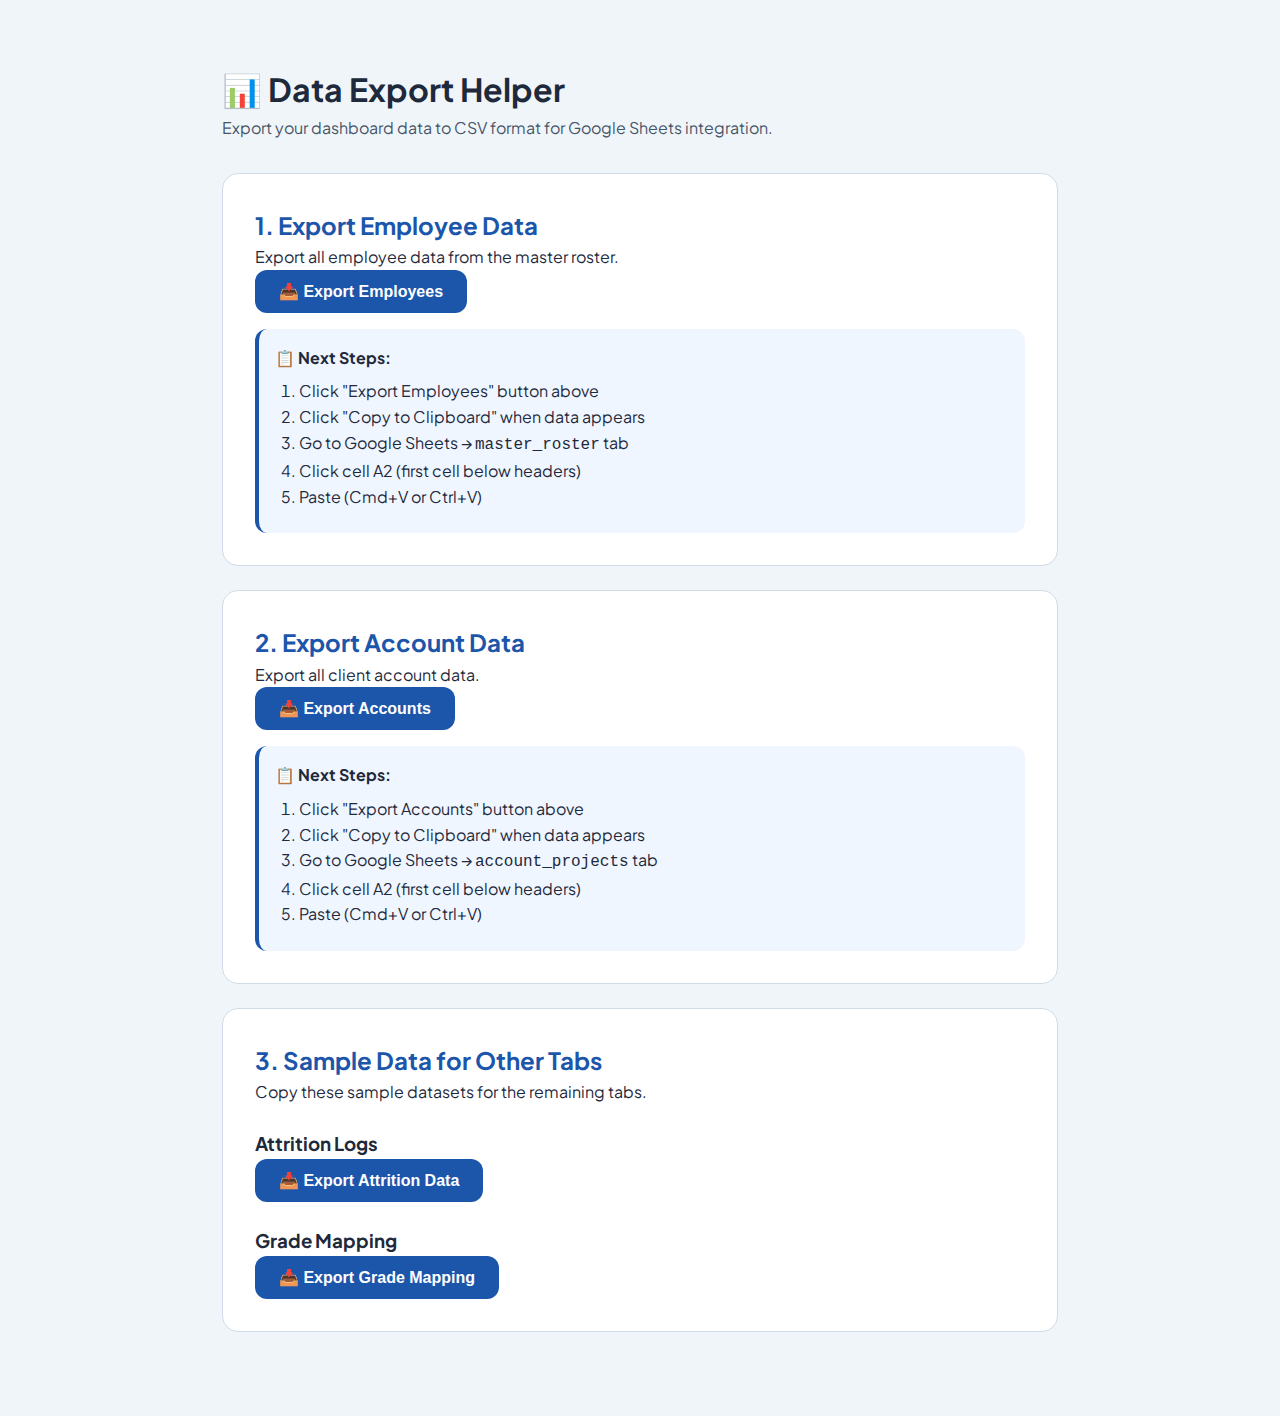
<file: export-helper.html>
<!DOCTYPE html>
<html lang="en">

<head>
    <meta charset="UTF-8">
    <meta name="viewport" content="width=device-width, initial-scale=1.0">
    <title>Data Export Helper | Integration Pulse</title>
    <link rel="stylesheet" href="index.css">
    <style>
        .export-container {
            max-width: 900px;
            margin: 2rem auto;
            padding: 2rem;
        }

        .export-card {
            background: var(--surface-white);
            border-radius: var(--radius-lg);
            padding: 2rem;
            margin-bottom: 1.5rem;
            border: 1px solid var(--border-light);
        }

        .export-card h2 {
            margin-top: 0;
            color: var(--lv-primary);
        }

        .export-button {
            background: var(--lv-primary);
            color: white;
            border: none;
            padding: 0.75rem 1.5rem;
            border-radius: var(--radius-md);
            font-size: 1rem;
            font-weight: 600;
            cursor: pointer;
            margin-right: 1rem;
            transition: all 0.2s;
        }

        .export-button:hover {
            background: var(--lv-blue-700);
            transform: translateY(-2px);
            box-shadow: var(--shadow-md);
        }

        .export-output {
            background: var(--bg-secondary);
            border: 1px solid var(--border-light);
            border-radius: var(--radius-md);
            padding: 1rem;
            margin-top: 1rem;
            font-family: var(--font-mono);
            font-size: 0.875rem;
            max-height: 400px;
            overflow-y: auto;
            white-space: pre;
            display: none;
        }

        .export-output.visible {
            display: block;
        }

        .copy-button {
            background: var(--status-success);
            color: white;
            border: none;
            padding: 0.5rem 1rem;
            border-radius: var(--radius-md);
            font-size: 0.875rem;
            font-weight: 600;
            cursor: pointer;
            margin-top: 0.5rem;
        }

        .copy-button:hover {
            background: #059669;
        }

        .instructions {
            background: #EFF6FF;
            border-left: 4px solid var(--lv-primary);
            padding: 1rem;
            margin-top: 1rem;
            border-radius: var(--radius-md);
        }

        .instructions ol {
            margin: 0.5rem 0;
            padding-left: 1.5rem;
        }

        .status-message {
            padding: 0.75rem;
            border-radius: var(--radius-md);
            margin-top: 1rem;
            display: none;
        }

        .status-message.success {
            background: #D1FAE5;
            color: #065F46;
            border: 1px solid #10B981;
            display: block;
        }

        .status-message.error {
            background: #FEE2E2;
            color: #991B1B;
            border: 1px solid #EF4444;
            display: block;
        }
    </style>
</head>

<body>
    <div class="export-container">
        <h1>📊 Data Export Helper</h1>
        <p style="color: var(--text-secondary); margin-bottom: 2rem;">
            Export your dashboard data to CSV format for Google Sheets integration.
        </p>

        <!-- Employee Data Export -->
        <div class="export-card">
            <h2>1. Export Employee Data</h2>
            <p>Export all employee data from the master roster.</p>

            <button class="export-button" onclick="exportEmployees()">
                📥 Export Employees
            </button>

            <div id="employee-status" class="status-message"></div>
            <div id="employee-output" class="export-output"></div>

            <div class="instructions">
                <strong>📋 Next Steps:</strong>
                <ol>
                    <li>Click "Export Employees" button above</li>
                    <li>Click "Copy to Clipboard" when data appears</li>
                    <li>Go to Google Sheets → <code>master_roster</code> tab</li>
                    <li>Click cell A2 (first cell below headers)</li>
                    <li>Paste (Cmd+V or Ctrl+V)</li>
                </ol>
            </div>
        </div>

        <!-- Account Data Export -->
        <div class="export-card">
            <h2>2. Export Account Data</h2>
            <p>Export all client account data.</p>

            <button class="export-button" onclick="exportAccounts()">
                📥 Export Accounts
            </button>

            <div id="account-status" class="status-message"></div>
            <div id="account-output" class="export-output"></div>

            <div class="instructions">
                <strong>📋 Next Steps:</strong>
                <ol>
                    <li>Click "Export Accounts" button above</li>
                    <li>Click "Copy to Clipboard" when data appears</li>
                    <li>Go to Google Sheets → <code>account_projects</code> tab</li>
                    <li>Click cell A2 (first cell below headers)</li>
                    <li>Paste (Cmd+V or Ctrl+V)</li>
                </ol>
            </div>
        </div>

        <!-- Sample Data for Other Tabs -->
        <div class="export-card">
            <h2>3. Sample Data for Other Tabs</h2>
            <p>Copy these sample datasets for the remaining tabs.</p>

            <h3 style="margin-top: 1.5rem;">Attrition Logs</h3>
            <button class="export-button" onclick="exportAttrition()">
                📥 Export Attrition Data
            </button>
            <div id="attrition-output" class="export-output"></div>

            <h3 style="margin-top: 1.5rem;">Grade Mapping</h3>
            <button class="export-button" onclick="exportGradeMapping()">
                📥 Export Grade Mapping
            </button>
            <div id="grade-output" class="export-output"></div>
        </div>
    </div>

    <script src="data.js"></script>
    <script>
        function exportEmployees() {
            try {
                const employees = RAW_DATA.talent.map(e => ({
                    employee_id: e.id,
                    employee_name: e.name,
                    role: e.role,
                    origin: e.origin,
                    function: e.function,
                    geography: e.geography,
                    tenure_years: e.tenure,
                    manager_id: '',
                    account_name: e.account,
                    grade_legacy: '',
                    grade_unified: '',
                    grade_mapping_status: e.gradeMappingStatus || 'Pending',
                    base_salary: '',
                    risk_score: e.riskScore,
                    business_impact: e.businessImpact,
                    signal_manager_flag: e.signals?.includes('manager_flag') ? 'TRUE' : 'FALSE',
                    signal_comp_gap: e.signals?.includes('comp_gap') ? 'TRUE' : 'FALSE',
                    signal_peer_departed: e.signals?.includes('peer_departed') ? 'TRUE' : 'FALSE',
                    revenue_at_risk: e.revenueAtRisk,
                    hire_date: '',
                    status: 'Active'
                }));

                const csv = convertToCSV(employees);
                displayOutput('employee-output', csv, 'employee-status');
                showStatus('employee-status', 'success', `✅ Exported ${employees.length} employees`);
            } catch (error) {
                showStatus('employee-status', 'error', '❌ Error: ' + error.message);
            }
        }

        function exportAccounts() {
            try {
                const accounts = RAW_DATA.accounts.map(a => ({
                    account_name: a.name,
                    total_revenue: a.totalRevenue,
                    renewal_date: a.renewalDate || '',
                    team_size: a.teamSize,
                    people_risk_score: a.peopleRiskScore,
                    revenue_at_risk: a.revenueAtRisk,
                    margin_percent: a.marginPercent || 15,
                    primary_contact_id: '',
                    sow_1_name: a.sows?.[0]?.name || '',
                    sow_1_value: a.sows?.[0]?.value || '',
                    sow_1_headcount: a.sows?.[0]?.headcount || '',
                    sow_1_at_risk: a.sows?.[0]?.atRisk ? 'TRUE' : 'FALSE',
                    sow_2_name: a.sows?.[1]?.name || '',
                    sow_2_value: a.sows?.[1]?.value || '',
                    sow_2_headcount: a.sows?.[1]?.headcount || '',
                    sow_2_at_risk: a.sows?.[1]?.atRisk ? 'TRUE' : 'FALSE'
                }));

                const csv = convertToCSV(accounts);
                displayOutput('account-output', csv, 'account-status');
                showStatus('account-status', 'success', `✅ Exported ${accounts.length} accounts`);
            } catch (error) {
                showStatus('account-status', 'error', '❌ Error: ' + error.message);
            }
        }

        function exportAttrition() {
            const data = [
                { month: '2024-01', origin: 'DP', function: 'Delivery', geography: 'India', headcount_start: 120, voluntary_exits: 3, involuntary_exits: 1, headcount_end: 116, attrition_rate: 3.33 },
                { month: '2024-02', origin: 'DP', function: 'Delivery', geography: 'India', headcount_start: 116, voluntary_exits: 2, involuntary_exits: 0, headcount_end: 114, attrition_rate: 1.72 },
                { month: '2024-03', origin: 'LV', function: 'Technology', geography: 'US', headcount_start: 85, voluntary_exits: 1, involuntary_exits: 1, headcount_end: 83, attrition_rate: 2.35 },
                { month: '2024-04', origin: 'DP', function: 'RGM', geography: 'India', headcount_start: 95, voluntary_exits: 2, involuntary_exits: 0, headcount_end: 93, attrition_rate: 2.11 },
                { month: '2024-05', origin: 'LV', function: 'Product', geography: 'US', headcount_start: 62, voluntary_exits: 1, involuntary_exits: 0, headcount_end: 61, attrition_rate: 1.61 }
            ];

            const csv = convertToCSV(data);
            displayOutput('attrition-output', csv);
        }

        function exportGradeMapping() {
            const data = [
                { legacy_grade: 'G1', unified_grade: 'L1', salary_min: 45000, salary_max: 65000, level_description: 'Associate' },
                { legacy_grade: 'G2', unified_grade: 'L2', salary_min: 65000, salary_max: 85000, level_description: 'Senior Associate' },
                { legacy_grade: 'G3', unified_grade: 'L3', salary_min: 85000, salary_max: 110000, level_description: 'Manager' },
                { legacy_grade: 'G4', unified_grade: 'L4', salary_min: 110000, salary_max: 140000, level_description: 'Senior Manager' },
                { legacy_grade: 'G5', unified_grade: 'L5', salary_min: 140000, salary_max: 180000, level_description: 'Director' }
            ];

            const csv = convertToCSV(data);
            displayOutput('grade-output', csv);
        }

        function convertToCSV(data) {
            if (!data || data.length === 0) return '';

            const headers = Object.keys(data[0]);
            const rows = data.map(item =>
                headers.map(header => {
                    let value = item[header];
                    if (value === null || value === undefined) return '';
                    return value;
                }).join('\t')
            );

            return rows.join('\n');
        }

        function displayOutput(elementId, csv, statusId) {
            const output = document.getElementById(elementId);
            output.textContent = csv;
            output.classList.add('visible');

            // Add copy button if not exists
            if (!output.nextElementSibling || !output.nextElementSibling.classList.contains('copy-button')) {
                const copyBtn = document.createElement('button');
                copyBtn.className = 'copy-button';
                copyBtn.textContent = '📋 Copy to Clipboard';
                copyBtn.onclick = () => copyToClipboard(csv, copyBtn);
                output.parentNode.insertBefore(copyBtn, output.nextSibling);
            }
        }

        function copyToClipboard(text, button) {
            navigator.clipboard.writeText(text).then(() => {
                const originalText = button.textContent;
                button.textContent = '✅ Copied!';
                setTimeout(() => {
                    button.textContent = originalText;
                }, 2000);
            }).catch(err => {
                alert('Failed to copy. Please select and copy manually.');
            });
        }

        function showStatus(elementId, type, message) {
            const status = document.getElementById(elementId);
            status.className = `status-message ${type}`;
            status.textContent = message;
        }
    </script>
</body>

</html>
</file>
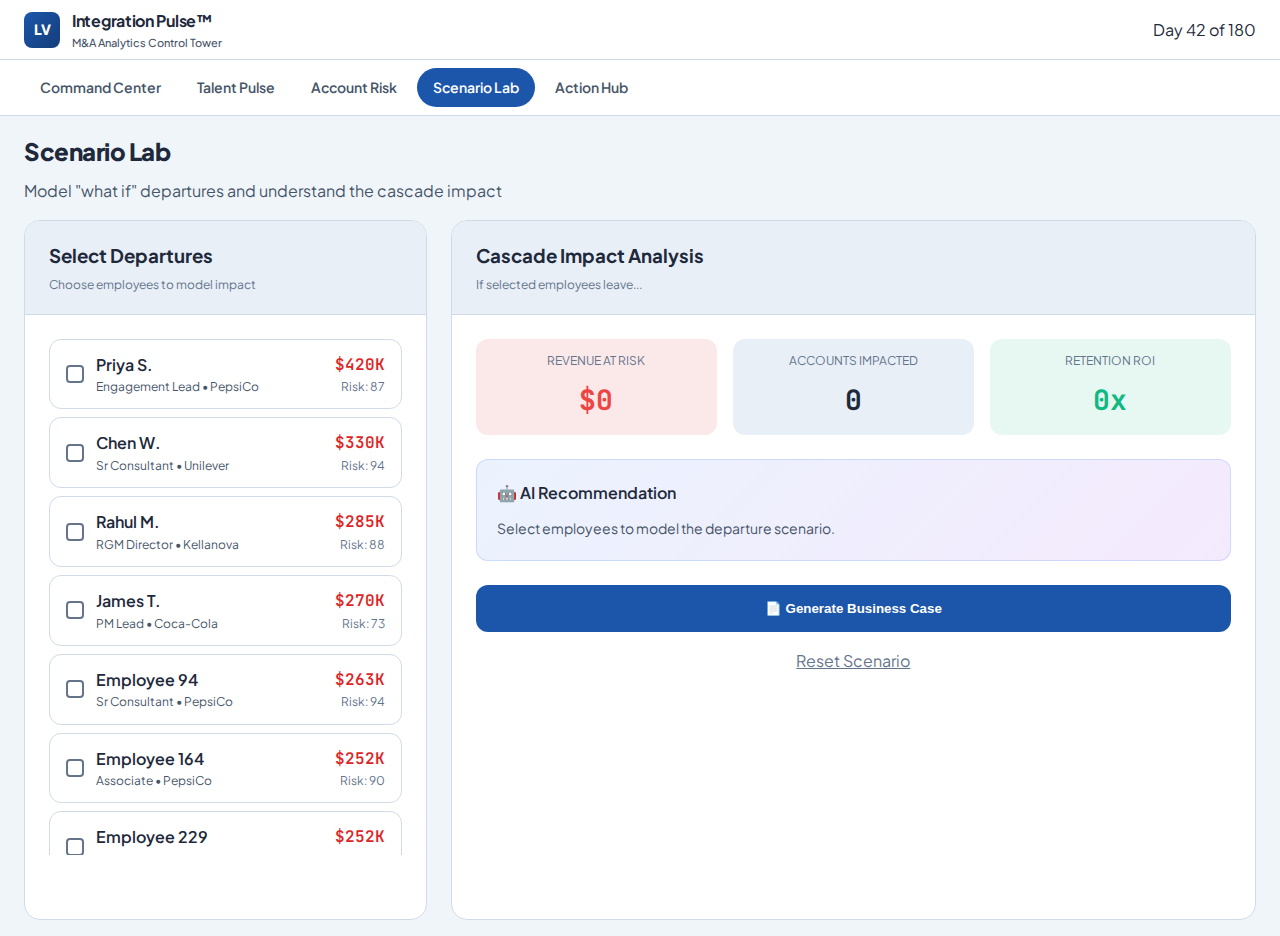
<file: scenarios.html>
<!DOCTYPE html>
<html lang="en">

<head>
    <meta charset="UTF-8">
    <meta name="viewport" content="width=device-width, initial-scale=1.0">
    <title>Scenario Lab | Integration Pulse™</title>
    <link rel="preconnect" href="https://fonts.googleapis.com">
    <link rel="preconnect" href="https://fonts.gstatic.com" crossorigin>
    <link
        href="https://fonts.googleapis.com/css2?family=Plus+Jakarta+Sans:wght@400;500;600;700;800&family=JetBrains+Mono:wght@400;600&display=swap"
        rel="stylesheet">
    <link rel="stylesheet" href="index.css">
    <style>
        .scenario-container {
            display: grid;
            grid-template-columns: 1fr 2fr;
            gap: 1.5rem;
            min-height: calc(100vh - 200px);
        }

        @media (max-width: 1024px) {
            .scenario-container {
                grid-template-columns: 1fr;
            }
        }

        .panel {
            background-color: var(--surface-white);
            border-radius: var(--radius-lg);
            border: 1px solid var(--border-light);
            display: flex;
            flex-direction: column;
            overflow: hidden;
        }

        .panel-header {
            padding: 1.25rem 1.5rem;
            border-bottom: 1px solid var(--border-light);
            background-color: var(--bg-secondary);
        }

        .panel-body {
            flex: 1;
            padding: 1.5rem;
            overflow-y: auto;
            max-height: 60vh;
        }

        /* Employee Selection */
        .emp-select-item {
            display: flex;
            align-items: center;
            padding: 0.75rem 1rem;
            border: 1px solid var(--border-light);
            border-radius: var(--radius-md);
            margin-bottom: 0.5rem;
            cursor: pointer;
            transition: all 0.2s;
        }

        .emp-select-item:hover {
            border-color: var(--lv-blue-400);
            background-color: #EFF6FF;
        }

        .emp-select-item.selected {
            border-color: var(--status-danger);
            background-color: rgba(220, 38, 38, 0.05);
            box-shadow: 0 0 0 2px rgba(220, 38, 38, 0.1);
        }

        .checkbox-custom {
            width: 18px;
            height: 18px;
            border: 2px solid var(--text-tertiary);
            border-radius: 4px;
            margin-right: 0.75rem;
            display: flex;
            align-items: center;
            justify-content: center;
            color: white;
            font-size: 12px;
            flex-shrink: 0;
        }

        .emp-select-item.selected .checkbox-custom {
            background-color: var(--status-danger);
            border-color: var(--status-danger);
        }

        /* Impact Results */
        .impact-grid {
            display: grid;
            grid-template-columns: repeat(3, 1fr);
            gap: 1rem;
            margin-bottom: 1.5rem;
        }

        .impact-card {
            background: var(--bg-secondary);
            border-radius: var(--radius-md);
            padding: 1.25rem;
            text-align: center;
        }

        .impact-card.danger {
            background: rgba(220, 38, 38, 0.1);
        }

        .impact-card.success {
            background: rgba(16, 185, 129, 0.1);
        }

        .ic-label {
            font-size: 0.75rem;
            color: var(--text-tertiary);
            text-transform: uppercase;
            margin-bottom: 0.5rem;
        }

        .ic-value {
            font-size: 1.75rem;
            font-weight: 700;
            font-family: var(--font-mono);
        }

        .ic-value.danger {
            color: var(--status-danger);
        }

        .ic-value.success {
            color: var(--status-success);
        }

        /* Cascade Impact */
        .cascade-section {
            margin-bottom: 1.5rem;
        }

        .cascade-title {
            font-size: 0.875rem;
            font-weight: 600;
            margin-bottom: 0.75rem;
            display: flex;
            align-items: center;
            gap: 0.5rem;
        }

        .cascade-item {
            display: flex;
            align-items: center;
            padding: 0.75rem;
            background: var(--bg-secondary);
            border-radius: var(--radius-md);
            margin-bottom: 0.5rem;
            gap: 0.75rem;
        }

        .cascade-item.warning {
            background: rgba(245, 158, 11, 0.1);
            border-left: 3px solid var(--lv-accent-orange);
        }

        .cascade-item.critical {
            background: rgba(220, 38, 38, 0.1);
            border-left: 3px solid var(--status-danger);
        }

        .cascade-icon {
            width: 32px;
            height: 32px;
            border-radius: 50%;
            display: flex;
            align-items: center;
            justify-content: center;
            font-size: 1rem;
            flex-shrink: 0;
        }

        /* AI Recommendation */
        .ai-box {
            padding: 1.25rem;
            background: linear-gradient(135deg, rgba(59, 130, 246, 0.1) 0%, rgba(147, 51, 234, 0.1) 100%);
            border-radius: var(--radius-md);
            border: 1px solid rgba(59, 130, 246, 0.2);
            margin-bottom: 1.5rem;
        }

        .ai-header {
            display: flex;
            align-items: center;
            gap: 0.5rem;
            margin-bottom: 0.75rem;
            font-weight: 600;
            color: var(--lv-navy-800);
        }

        .action-btn {
            width: 100%;
            padding: 1rem;
            background: var(--lv-blue-600);
            color: white;
            border: none;
            border-radius: var(--radius-md);
            font-weight: 600;
            cursor: pointer;
            transition: background 0.2s;
        }

        .action-btn:hover {
            background: var(--lv-blue-500);
        }

        .reset-link {
            display: block;
            text-align: center;
            margin-top: 1rem;
            color: var(--text-tertiary);
            text-decoration: underline;
            cursor: pointer;
        }
    </style>
</head>

<body>
    <div class="app-container">
        <header>
            <div class="logo-container">
                <div class="logo-box">LV</div>
                <div>
                    <strong>Integration Pulse™</strong>
                    <div class="integration-status">M&A Analytics Control Tower</div>
                </div>
            </div>
            <div class="day-counter">Day 42 of 180</div>
        </header>

        <nav>
            <a href="index.html">Command Center</a>
            <a href="talent.html">Talent Pulse</a>
            <a href="accounts.html">Account Risk</a>
            <a href="scenarios.html" class="active">Scenario Lab</a>
            <a href="actions.html">Action Hub</a>
        </nav>

        <main>
            <div class="dashboard-header">
                <h1>Scenario Lab</h1>
                <p style="color: var(--text-secondary); margin-top: 0.5rem;">Model "what if" departures and understand
                    the cascade impact</p>
            </div>

            <div class="scenario-container">
                <!-- Left: Employee Selection -->
                <div class="panel">
                    <div class="panel-header">
                        <h3 style="margin:0 0 0.25rem 0;">Select Departures</h3>
                        <p style="font-size: 0.75rem; color: var(--text-tertiary); margin:0;">Choose employees to model
                            impact</p>
                    </div>
                    <div class="panel-body" id="employee-list">
                        <!-- Injected via JS -->
                    </div>
                </div>

                <!-- Right: Impact Analysis -->
                <div class="panel">
                    <div class="panel-header">
                        <h3 style="margin:0 0 0.25rem 0;">Cascade Impact Analysis</h3>
                        <p style="font-size: 0.75rem; color: var(--text-tertiary); margin:0;">If selected employees
                            leave...</p>
                    </div>
                    <div class="panel-body" style="max-height: none;">
                        <!-- Impact Metrics -->
                        <div class="impact-grid">
                            <div class="impact-card danger">
                                <div class="ic-label">Revenue at Risk</div>
                                <div class="ic-value danger" id="res-revenue">$0</div>
                            </div>
                            <div class="impact-card">
                                <div class="ic-label">Accounts Impacted</div>
                                <div class="ic-value" id="res-accounts">0</div>
                            </div>
                            <div class="impact-card success">
                                <div class="ic-label">Retention ROI</div>
                                <div class="ic-value success" id="res-roi">0x</div>
                            </div>
                        </div>

                        <!-- Cascade Impacts -->
                        <div class="cascade-section" id="cascade-accounts">
                            <!-- Injected -->
                        </div>

                        <div class="cascade-section" id="cascade-team">
                            <!-- Injected -->
                        </div>

                        <!-- AI Recommendation -->
                        <div class="ai-box">
                            <div class="ai-header">🤖 AI Recommendation</div>
                            <p id="ai-rec" style="font-size: 0.875rem; color: var(--text-secondary); margin:0;">
                                Select employees to model the departure scenario.
                            </p>
                        </div>

                        <button class="action-btn" id="generate-btn">📄 Generate Business Case</button>
                        <a class="reset-link" onclick="resetSelection()">Reset Scenario</a>
                    </div>
                </div>
            </div>
        </main>
    </div>
    <script src="data.js"></script>
    <script src="scenarios.js"></script>
    <script src="chatbot.js"></script>
</body>

</html>
</file>
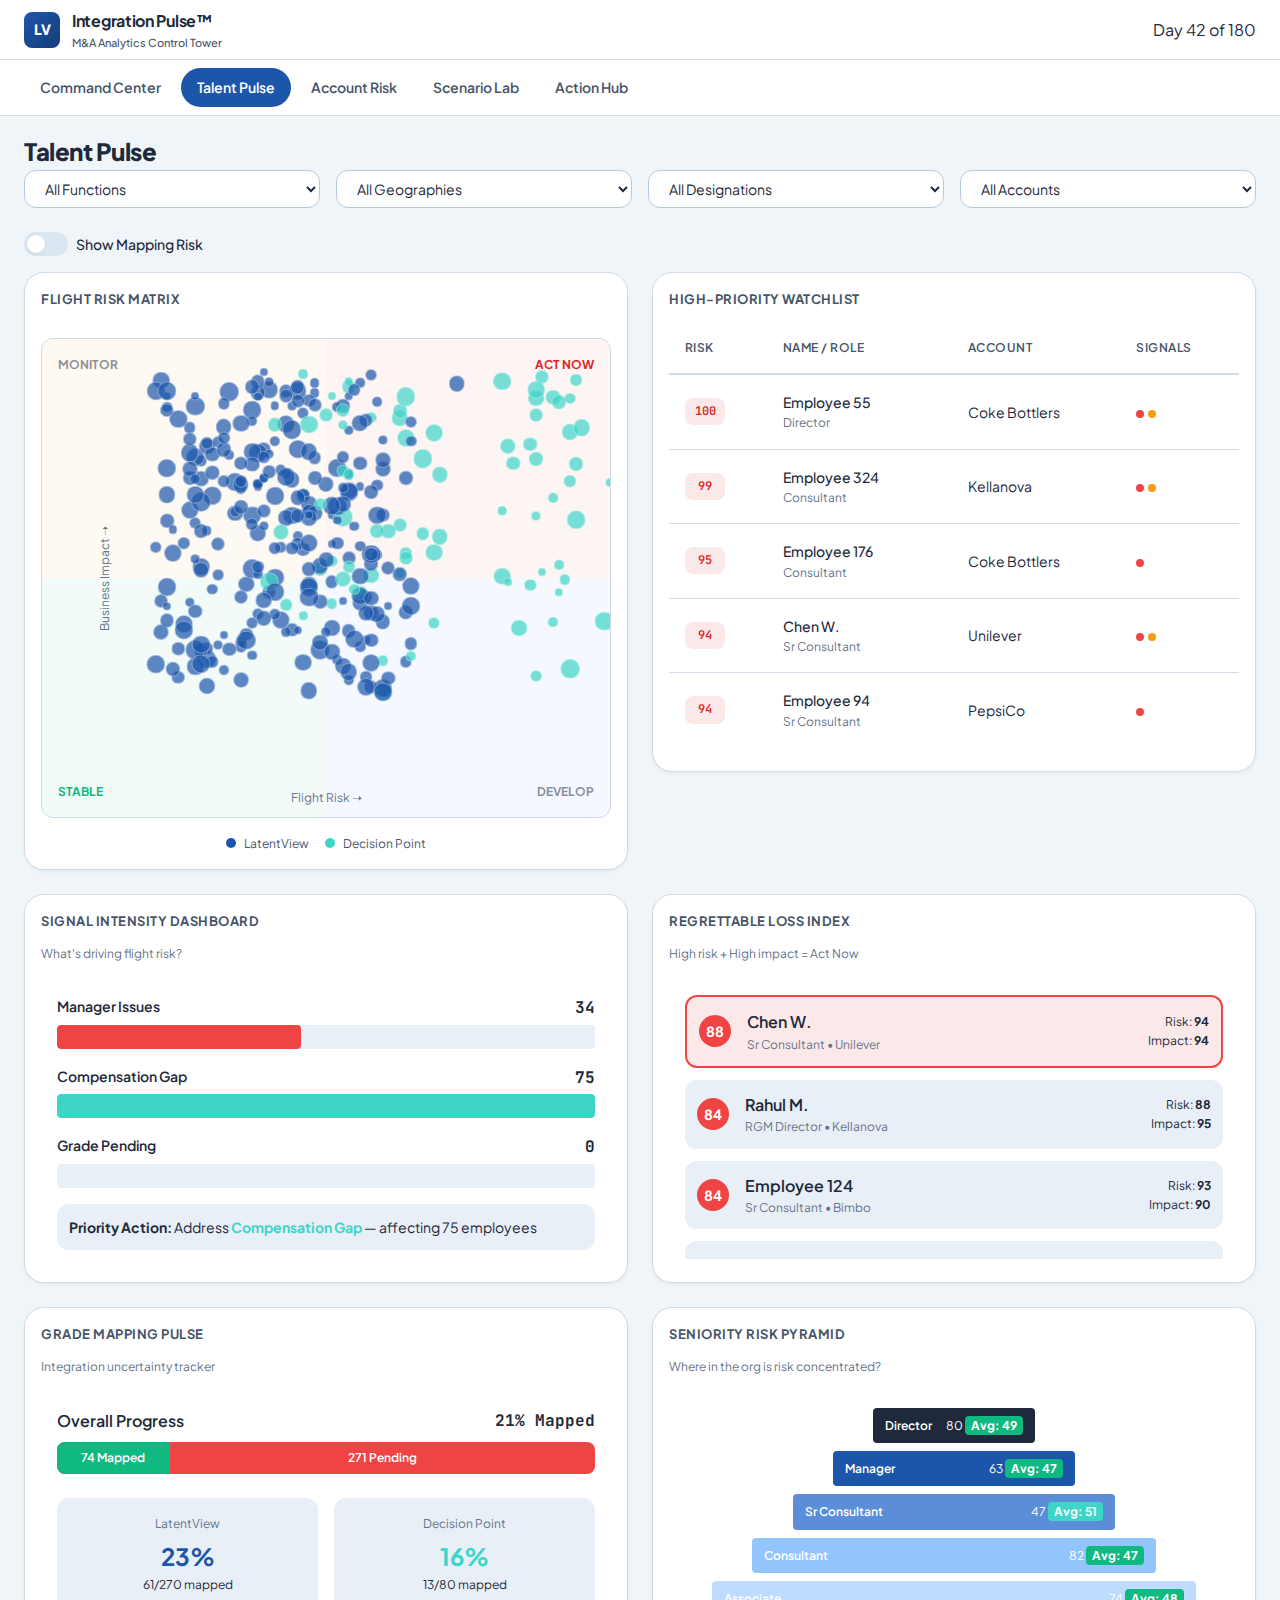
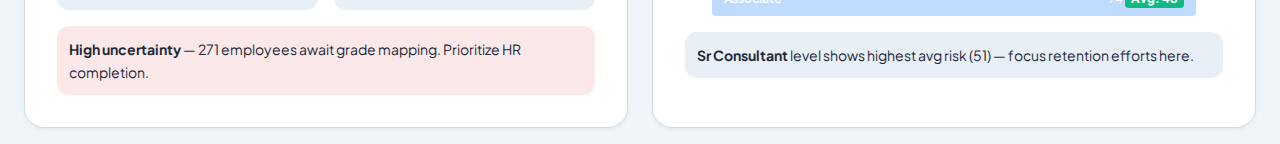
<file: talent.html>
<!DOCTYPE html>
<html lang="en">

<head>
    <meta charset="UTF-8">
    <meta name="viewport" content="width=device-width, initial-scale=1.0">
    <title>Talent Pulse | Integration Pulse™</title>
    <link rel="preconnect" href="https://fonts.googleapis.com">
    <link rel="preconnect" href="https://fonts.gstatic.com" crossorigin>
    <link
        href="https://fonts.googleapis.com/css2?family=Inter:wght@400;500;600;700&family=JetBrains+Mono:wght@400;600&display=swap"
        rel="stylesheet">
    <link rel="stylesheet" href="index.css">
    <style>
        /* Specific Page Styles */
        .controls-bar {
            display: flex;
            justify-content: flex-end;
            gap: 1rem;
            margin-bottom: 1.5rem;
        }

        .filter-select {
            padding: 0.5rem 1rem;
            border-radius: var(--radius-md);
            border: 1px solid var(--border-default);
            background-color: var(--surface-white);
            font-family: var(--font-primary);
            color: var(--text-primary);
            cursor: pointer;
        }

        /* Matrix Styles */
        .matrix-container {
            position: relative;
            width: 100%;
            height: 400px;
            border: 1px solid var(--border-light);
            background-color: var(--surface-white);
            border-radius: var(--radius-md);
            margin-top: 1rem;
            overflow: hidden;
        }

        .quadrant-label {
            position: absolute;
            font-size: 0.75rem;
            font-weight: 700;
            opacity: 0.5;
            text-transform: uppercase;
            padding: 1rem;
        }

        .quadrant-bg {
            position: absolute;
            width: 50%;
            height: 50%;
            pointer-events: none;
        }

        .q-act {
            top: 0;
            right: 0;
            background-color: rgba(220, 38, 38, 0.05);
        }

        .q-monitor {
            top: 0;
            left: 0;
            background-color: rgba(245, 158, 11, 0.05);
        }

        .q-develop {
            bottom: 0;
            right: 0;
            background-color: rgba(59, 130, 246, 0.05);
        }

        .q-stable {
            bottom: 0;
            left: 0;
            background-color: rgba(16, 185, 129, 0.05);
        }

        .matrix-point {
            position: absolute;
            border-radius: 50%;
            transform: translate(-50%, 50%);
            /* Bottom-left origin system correction */
            cursor: pointer;
            transition: all 0.3s ease;
            opacity: 0.7;
            border: 1px solid rgba(255, 255, 255, 0.5);
        }

        .matrix-point:hover {
            opacity: 1;
            z-index: 10;
            transform: translate(-50%, 50%) scale(1.5);
            box-shadow: 0 4px 6px rgba(0, 0, 0, 0.1);
        }

        .matrix-point.lv {
            background-color: var(--lv-blue-600);
        }

        .matrix-point.dp {
            background-color: var(--lv-accent-orange);
        }

        .matrix-axis-label {
            position: absolute;
            font-size: 0.75rem;
            color: var(--text-tertiary);
        }

        /* Watchlist Table */
        .watchlist-table {
            width: 100%;
            border-collapse: collapse;
            font-size: 0.875rem;
        }

        .watchlist-table th {
            text-align: left;
            padding: 1rem;
            border-bottom: 2px solid var(--border-light);
            color: var(--text-secondary);
            font-weight: 600;
        }

        .watchlist-table td {
            padding: 1rem;
            border-bottom: 1px solid var(--border-light);
            vertical-align: middle;
        }

        .watchlist-table tr:hover {
            background-color: var(--bg-primary);
        }

        .risk-badge {
            padding: 0.25rem 0.5rem;
            border-radius: var(--radius-sm);
            font-weight: 600;
            font-size: 0.75rem;
        }

        .risk-high {
            background-color: rgba(220, 38, 38, 0.1);
            color: var(--risk-high);
        }

        .risk-medium {
            background-color: rgba(245, 158, 11, 0.1);
            color: var(--risk-medium);
        }

        .risk-low {
            background-color: rgba(16, 185, 129, 0.1);
            color: var(--risk-low);
        }

        .signal-dot {
            display: inline-block;
            width: 8px;
            height: 8px;
            border-radius: 50%;
            margin-right: 4px;
        }

        .sig-red {
            background-color: var(--status-danger);
        }

        .sig-amber {
            background-color: var(--status-warning);
        }
    </style>
</head>

<body>
    <div class="app-container">
        <header>
            <div class="logo-container">
                <div class="logo-box">LV</div>
                <div>
                    <strong>Integration Pulse™</strong>
                    <div class="integration-status">M&A Analytics Control Tower</div>
                </div>
            </div>
            <div class="day-counter">
                Day 42 of 180
            </div>
        </header>

        <nav>
            <a href="index.html">Command Center</a>
            <a href="talent.html" class="active">Talent Pulse</a>
            <a href="accounts.html">Account Risk</a>
            <a href="scenarios.html">Scenario Lab</a>
            <a href="actions.html">Action Hub</a>
        </nav>

        <main>
            <div class="dashboard-header">
                <h1>Talent Pulse</h1>
                <div class="controls-bar">
                    <select id="filter-function" class="filter-select">
                        <option value="all">All Functions</option>
                        <option value="Delivery">Delivery</option>
                        <option value="Technology">Technology</option>
                        <option value="RGM">RGM</option>
                        <option value="Product">Product</option>
                    </select>
                    <select id="filter-geo" class="filter-select">
                        <option value="all">All Geographies</option>
                        <option value="India">India</option>
                        <option value="US">US</option>
                        <option value="Europe">Europe</option>
                        <option value="LatAm">LatAm</option>
                    </select>
                    <select id="filter-designation" class="filter-select">
                        <option value="all">All Designations</option>
                        <!-- Populated by JS -->
                    </select>
                    <select id="filter-account" class="filter-select">
                        <option value="all">All Accounts</option>
                        <!-- Populated by JS -->
                    </select>
                </div>
                <div style="margin-left:auto; display:flex; align-items:center; gap:0.5rem;">
                    <label class="toggle-switch">
                        <input type="checkbox" id="toggle-mapping-risk">
                        <span class="slider round"></span>
                    </label>
                    <span style="font-size: 0.875rem; font-weight: 500;">Show Mapping Risk</span>
                </div>
            </div>

            <div class="dashboard-grid">
                <!-- Flight Risk Matrix -->
                <div class="card" style="grid-column: span 6; min-height: 500px;">
                    <h3 class="card-title">Flight Risk Matrix</h3>
                    <div class="matrix-container" id="matrix-container">
                        <!-- Quadrant Backgrounds -->
                        <div class="quadrant-bg q-monitor"></div>
                        <div class="quadrant-bg q-act"></div>
                        <div class="quadrant-bg q-stable"></div>
                        <div class="quadrant-bg q-develop"></div>

                        <!-- Labels -->
                        <div class="quadrant-label" style="top:0; left:0;">Monitor</div>
                        <div class="quadrant-label" style="top:0; right:0; color: var(--risk-high); opacity: 1;">Act Now
                        </div>
                        <div class="quadrant-label" style="bottom:0; left:0; color: var(--risk-low); opacity: 1;">Stable
                        </div>
                        <div class="quadrant-label" style="bottom:0; right:0;">Develop</div>

                        <!-- Axis Labels -->
                        <div class="matrix-axis-label" style="bottom: 10px; left: 50%; transform: translateX(-50%);">
                            Flight Risk ➝</div>
                        <div class="matrix-axis-label"
                            style="left: 10px; top: 50%; transform: translateY(-50%) rotate(-90deg);">Business Impact ➝
                        </div>

                        <!-- Points injected by JS -->
                    </div>
                    <div
                        style="margin-top: 1rem; display: flex; text-align: center; gap: 1rem; justify-content: center; font-size: 0.75rem; color: var(--text-secondary);">
                        <div style="display: flex; align-items: center; gap: 0.5rem;"><span
                                style="width: 10px; height: 10px; background: var(--lv-blue-600); border-radius: 50%;"></span>
                            LatentView</div>
                        <div style="display: flex; align-items: center; gap: 0.5rem;"><span
                                style="width: 10px; height: 10px; background: var(--lv-accent-orange); border-radius: 50%;"></span>
                            Decision Point</div>
                    </div>
                </div>

                <!-- High Priority Watchlist -->
                <div class="card" style="grid-column: span 6; height: 500px; display: flex; flex-direction: column;">
                    <h3 class="card-title">High-Priority Watchlist</h3>
                    <div style="overflow-y: auto; flex: 1; max-height: 420px;">
                        <table class="watchlist-table">
                            <thead>
                                <tr>
                                    <th>Risk</th>
                                    <th>Name / Role</th>
                                    <th>Account</th>
                                    <th>Signals</th>
                                </tr>
                            </thead>
                            <tbody id="watchlist-body">
                                <!-- Rows injected by JS -->
                            </tbody>
                        </table>
                    </div>
                </div>

                <!-- Signal Intensity Dashboard -->
                <div class="card" style="grid-column: span 6;">
                    <h3 class="card-title">Signal Intensity Dashboard</h3>
                    <p style="font-size:0.75rem; color:var(--text-tertiary); margin-bottom:1rem;">What's driving flight
                        risk?</p>
                    <div id="signal-intensity-container" style="padding: 1rem;">
                        <!-- Injected by JS -->
                    </div>
                </div>

                <!-- Regrettable Loss Index -->
                <div class="card" style="grid-column: span 6;">
                    <h3 class="card-title">Regrettable Loss Index</h3>
                    <p style="font-size:0.75rem; color:var(--text-tertiary); margin-bottom:1rem;">High risk + High
                        impact = Act Now</p>
                    <div id="regrettable-loss-container" style="padding: 1rem; max-height: 280px; overflow-y: auto;">
                        <!-- Injected by JS -->
                    </div>
                </div>

                <!-- Grade Mapping Pulse -->
                <div class="card" style="grid-column: span 6;">
                    <h3 class="card-title">Grade Mapping Pulse</h3>
                    <p style="font-size:0.75rem; color:var(--text-tertiary); margin-bottom:1rem;">Integration
                        uncertainty tracker</p>
                    <div id="grade-mapping-container" style="padding: 1rem;">
                        <!-- Injected by JS -->
                    </div>
                </div>

                <!-- Seniority Risk Pyramid -->
                <div class="card" style="grid-column: span 6;">
                    <h3 class="card-title">Seniority Risk Pyramid</h3>
                    <p style="font-size:0.75rem; color:var(--text-tertiary); margin-bottom:1rem;">Where in the org is
                        risk concentrated?</p>
                    <div id="seniority-pyramid-container" style="padding: 1rem;">
                        <!-- Injected by JS -->
                    </div>
                </div>
            </div>
        </main>
    </div>
    <script src="data.js"></script>
    <script src="talent.js"></script>
    <script src="chatbot.js"></script>
</body>

</html>
</file>
<file: index.css>
/* ============================================
   Integration Pulse™ - Design System v2.0
   Modern, Clean Dashboard Aesthetic
   ============================================ */

@import url('https://fonts.googleapis.com/css2?family=Plus+Jakarta+Sans:wght@400;500;600;700;800&display=swap');

:root {
  /* Primary Brand Colors */
  --lv-primary: #1c56ab;
  /* LatentView Blue */
  --lv-primary-light: #2d6ac4;
  --lv-primary-dark: #153d7a;

  --dp-primary: #3dd5c7;
  /* Decision Point Teal */
  --dp-primary-light: #5be0d4;
  --dp-primary-dark: #2cb8ab;

  /* Legacy Aliases (backwards compatibility) */
  --lv-navy-900: #0f172a;
  --lv-navy-800: #1e293b;
  --lv-blue-600: #1c56ab;
  --lv-blue-500: #2d6ac4;
  --lv-blue-400: #5b8dd9;
  --lv-blue-100: #dbeafe;
  --lv-accent-orange: #3dd5c7;
  /* Now Decision Point Teal */
  --lv-accent-teal: #3dd5c7;

  /* Extended Palette */
  --navy-900: #0f172a;
  --navy-800: #1e293b;
  --navy-700: #334155;
  --navy-600: #475569;

  /* Accent Colors */
  --accent-orange: #f97316;
  --accent-purple: #8b5cf6;
  --accent-pink: #ec4899;

  /* Semantic Colors */
  --success: #10b981;
  --success-light: #d1fae5;
  --warning: #f59e0b;
  --warning-light: #fef3c7;
  --danger: #ef4444;
  --danger-light: #fee2e2;
  --info: #3b82f6;
  --info-light: #dbeafe;
  --status-success: #10b981;
  --status-warning: #f59e0b;
  --status-danger: #ef4444;
  --status-info: #3b82f6;

  /* Risk Levels */
  --risk-high: #dc2626;
  --risk-medium: #f59e0b;
  --risk-low: #10b981;

  /* Backgrounds - Light Blue Tint */
  --bg-body: #f0f5fa;
  /* Light blue tint */
  --bg-primary: #f0f5fa;
  --bg-secondary: #e8eff7;
  --bg-tertiary: #dce6f2;
  --surface: #ffffff;
  --surface-white: #ffffff;

  /* Text - Improved Contrast */
  --text-primary: #1e293b;
  --text-secondary: #475569;
  /* Darker for better contrast */
  --text-tertiary: #64748b;
  /* Darker for readability */
  --text-inverse: #ffffff;

  /* Borders */
  --border-light: #d1dbe8;
  --border-default: #b8c9dc;
  --border-focus: var(--lv-primary);

  /* Typography */
  --font-family: 'Plus Jakarta Sans', -apple-system, BlinkMacSystemFont, 'Segoe UI', sans-serif;
  --font-mono: 'JetBrains Mono', 'Fira Code', 'SF Mono', monospace;

  /* Spacing - Generous */
  --space-xs: 0.25rem;
  --space-sm: 0.5rem;
  --space-md: 1rem;
  --space-lg: 1.5rem;
  --space-xl: 2rem;
  --space-2xl: 3rem;

  /* Border Radius - Larger for soft look */
  --radius-sm: 8px;
  --radius-md: 12px;
  --radius-lg: 16px;
  --radius-xl: 20px;
  --radius-full: 9999px;

  /* Shadows - Softer, more subtle */
  --shadow-xs: 0 1px 2px rgba(0, 0, 0, 0.04);
  --shadow-sm: 0 2px 4px rgba(0, 0, 0, 0.04), 0 1px 2px rgba(0, 0, 0, 0.02);
  --shadow-md: 0 4px 12px rgba(0, 0, 0, 0.05), 0 2px 4px rgba(0, 0, 0, 0.02);
  --shadow-lg: 0 8px 24px rgba(0, 0, 0, 0.08), 0 4px 8px rgba(0, 0, 0, 0.04);
  --shadow-xl: 0 16px 48px rgba(0, 0, 0, 0.1);

  /* Transitions */
  --transition-fast: 0.15s ease;
  --transition-normal: 0.25s ease;
  --transition-slow: 0.4s ease;
}

/* Reset & Base */
*,
*::before,
*::after {
  margin: 0;
  padding: 0;
  box-sizing: border-box;
}

html {
  font-size: 16px;
  scroll-behavior: smooth;
}

body {
  font-family: var(--font-family);
  background-color: var(--bg-body);
  color: var(--text-primary);
  line-height: 1.6;
  -webkit-font-smoothing: antialiased;
  -moz-osx-font-smoothing: grayscale;
}

/* App Container */
.app-container {
  display: flex;
  flex-direction: column;
  min-height: 100vh;
}

/* ============================================
   Header - Compact
   ============================================ */
header {
  background-color: var(--surface);
  padding: 0.5rem 1.5rem;
  display: flex;
  justify-content: space-between;
  align-items: center;
  border-bottom: 1px solid var(--border-light);
}

.logo-container {
  display: flex;
  align-items: center;
  gap: 0.75rem;
}

.logo-box {
  width: 36px;
  height: 36px;
  background: linear-gradient(135deg, var(--lv-primary) 0%, var(--lv-primary-dark) 100%);
  border-radius: var(--radius-sm);
  display: flex;
  justify-content: center;
  align-items: center;
  font-weight: 800;
  font-size: 0.875rem;
  color: white;
  letter-spacing: -0.5px;
}

.logo-container strong {
  font-size: 1rem;
  font-weight: 700;
  color: var(--text-primary);
  letter-spacing: -0.3px;
}

.integration-status {
  font-size: 0.6875rem;
  color: var(--text-secondary);
  font-weight: 500;
}

.header-actions {
  display: flex;
  align-items: center;
  gap: 1rem;
}

.btn-icon {
  width: 36px;
  height: 36px;
  border-radius: 50%;
  display: flex;
  align-items: center;
  justify-content: center;
  border: 1px solid var(--border-light);
  background: var(--surface);
  color: var(--text-secondary);
  cursor: pointer;
  transition: all 0.2s;
  font-size: 1.125rem;
}

.btn-icon:hover {
  background: var(--bg-secondary);
  color: var(--lv-primary);
  border-color: var(--lv-blue-400);
}

.user-profile {
  width: 36px;
  height: 36px;
  border-radius: 50%;
  background: linear-gradient(135deg, var(--dp-primary) 0%, var(--dp-primary-dark) 100%);
  color: white;
  display: flex;
  align-items: center;
  justify-content: center;
  font-weight: 700;
  font-size: 0.875rem;
  cursor: pointer;
}

/* ============================================
   Navigation - Compact Pill Style
   ============================================ */
nav {
  background-color: var(--surface);
  padding: 0.5rem 1.5rem;
  display: flex;
  gap: 0.25rem;
  border-bottom: 1px solid var(--border-light);
}

nav a {
  padding: 0.5rem 1rem;
  text-decoration: none;
  color: var(--text-secondary);
  font-size: 0.875rem;
  font-weight: 600;
  border-radius: var(--radius-full);
  transition: all var(--transition-fast);
}

nav a:hover {
  background-color: var(--bg-secondary);
  color: var(--text-primary);
}

nav a.active {
  background-color: var(--lv-primary);
  color: white;
}

/* ============================================
   Main Content - Compact
   ============================================ */
main {
  flex: 1;
  padding: 1rem 1.5rem;
  max-width: 1440px;
  margin: 0 auto;
  width: 100%;
}

/* Dashboard Header */
.dashboard-header {
  margin-bottom: 1rem;
}

.dashboard-header h1 {
  font-size: 1.5rem;
  font-weight: 800;
  color: var(--text-primary);
  letter-spacing: -0.5px;
}

/* ============================================
   Cards - Soft, Rounded
   ============================================ */
.dashboard-grid {
  display: grid;
  grid-template-columns: repeat(12, 1fr);
  gap: var(--space-lg);
}

.card {
  background-color: var(--surface);
  border-radius: var(--radius-xl);
  padding: 1rem;
  box-shadow: var(--shadow-sm);
  border: 1px solid var(--border-light);
  display: flex;
  flex-direction: column;
  transition: box-shadow var(--transition-normal);
}

.card:hover {
  box-shadow: var(--shadow-md);
}

.card-title {
  font-size: 0.8125rem;
  font-weight: 700;
  color: var(--text-secondary);
  text-transform: uppercase;
  letter-spacing: 0.04em;
  text-transform: uppercase;
  letter-spacing: 0.04em;
  margin-bottom: 0.75rem;
}

/* Compact Summary Card */
.summary-card {
  grid-column: span 12;
  padding: 0.75rem !important;
}

.summary-card .metric-value {
  font-size: 1.75rem;
}

/* Card Sizes */
.hero-card {
  grid-column: span 6;
  min-height: 260px;
}

.alerts-card {
  grid-column: span 12;
}

.chart-card {
  grid-column: span 6;
  min-height: 360px;
}

.summary-card {
  grid-column: span 12;
}

.timeline-card {
  grid-column: span 12;
}

/* ============================================
   Health Score Gauge
   ============================================ */
.health-score-container {
  display: flex;
  flex-direction: column;
  align-items: center;
  justify-content: center;
  flex: 1;
}

.gauge {
  width: 200px;
  height: 100px;
  position: relative;
  overflow: hidden;
  display: flex;
  justify-content: center;
  align-items: flex-end;
}

.gauge-bg {
  width: 200px;
  height: 100px;
  border-top-left-radius: 110px;
  border-top-right-radius: 110px;
  background-color: var(--bg-tertiary);
  position: absolute;
}

.gauge-fill {
  width: 200px;
  height: 100px;
  border-top-left-radius: 110px;
  border-top-right-radius: 110px;
  background: linear-gradient(90deg, var(--lv-primary-dark) 0%, var(--lv-primary) 50%, var(--lv-blue-400) 100%);
  position: absolute;
  transform-origin: center bottom;
  transform: rotate(0deg);
  transition: transform 1.5s cubic-bezier(0.1, 0.7, 0.1, 1);
}

.gauge-cover {
  width: 160px;
  height: 80px;
  border-top-left-radius: 90px;
  border-top-right-radius: 90px;
  background-color: var(--surface);
  position: absolute;
  bottom: 0;
  display: flex;
  flex-direction: column;
  justify-content: flex-end;
  align-items: center;
  padding-bottom: 8px;
}

.score-value {
  font-size: 3rem;
  font-weight: 800;
  color: var(--text-primary);
  letter-spacing: -2px;
}

.metric-value {
  font-size: 2.5rem;
  font-weight: 800;
  color: var(--danger);
  letter-spacing: -1px;
}

.metric-subtext {
  font-size: 0.875rem;
  color: var(--text-secondary);
  font-weight: 500;
}

/* ============================================
   Alerts - Clean Cards
   ============================================ */
.alert-item {
  display: flex;
  align-items: center;
  padding: var(--space-md);
  background-color: var(--surface);
  border: 1px solid var(--border-light);
  margin-bottom: var(--space-sm);
  border-radius: var(--radius-md);
  gap: var(--space-md);
  transition: all var(--transition-fast);
}

.alert-item:hover {
  border-color: var(--lv-primary);
  box-shadow: var(--shadow-sm);
}

.alert-item.critical {
  border-left: 4px solid var(--danger);
  background-color: var(--danger-light);
}

.alert-item.warning {
  border-left: 4px solid var(--warning);
  background-color: var(--warning-light);
}

.alert-content {
  flex: 1;
}

.alert-title {
  font-weight: 600;
  font-size: 0.875rem;
  color: var(--text-primary);
}

.alert-meta {
  font-size: 0.75rem;
  color: var(--text-tertiary);
  margin-top: 0.125rem;
}

/* ============================================
   Badges & Tags - Soft Pastels
   ============================================ */
.badge {
  display: inline-flex;
  align-items: center;
  padding: 0.25rem 0.75rem;
  border-radius: var(--radius-full);
  font-size: 0.75rem;
  font-weight: 600;
}

.badge-lv {
  background-color: rgba(28, 86, 171, 0.1);
  color: var(--lv-primary);
}

.badge-dp {
  background-color: rgba(61, 213, 199, 0.15);
  color: var(--dp-primary-dark);
}

.badge-success {
  background-color: var(--success-light);
  color: #065f46;
}

.badge-warning {
  background-color: var(--warning-light);
  color: #92400e;
}

.badge-danger {
  background-color: var(--danger-light);
  color: #991b1b;
}

.badge-info {
  background-color: var(--info-light);
  color: #1e40af;
}

/* Risk Badges */
.risk-badge {
  display: inline-flex;
  align-items: center;
  justify-content: center;
  min-width: 40px;
  padding: 0.35rem 0.75rem;
  border-radius: var(--radius-md);
  font-size: 0.875rem;
  font-weight: 700;
  font-family: var(--font-mono);
}

.risk-high {
  background-color: var(--danger-light);
  color: var(--danger);
}

.risk-medium {
  background-color: var(--warning-light);
  color: #b45309;
}

.risk-low {
  background-color: var(--success-light);
  color: #047857;
}

/* ============================================
   Buttons
   ============================================ */
.btn {
  display: inline-flex;
  align-items: center;
  justify-content: center;
  gap: 0.5rem;
  padding: 0.75rem 1.5rem;
  font-family: var(--font-family);
  font-size: 0.875rem;
  font-weight: 600;
  border-radius: var(--radius-md);
  border: none;
  cursor: pointer;
  transition: all var(--transition-fast);
}

.btn-primary {
  background-color: var(--lv-primary);
  color: white;
}

.btn-primary:hover {
  background-color: var(--lv-primary-light);
  transform: translateY(-1px);
  box-shadow: var(--shadow-md);
}

.btn-secondary {
  background-color: var(--bg-secondary);
  color: var(--text-primary);
  border: 1px solid var(--border-default);
}

.btn-secondary:hover {
  background-color: var(--bg-tertiary);
}

.btn-ghost {
  background: transparent;
  color: var(--text-secondary);
}

.btn-ghost:hover {
  background-color: var(--bg-secondary);
  color: var(--text-primary);
}

/* ============================================
   Form Elements
   ============================================ */
input[type="text"],
input[type="search"],
select {
  width: 100%;
  padding: 0.75rem 1rem;
  font-family: var(--font-family);
  font-size: 0.875rem;
  background-color: var(--surface);
  border: 1px solid var(--border-default);
  border-radius: var(--radius-md);
  transition: all var(--transition-fast);
}

input:focus,
select:focus {
  outline: none;
  border-color: var(--lv-primary);
  box-shadow: 0 0 0 3px rgba(28, 86, 171, 0.1);
}

/* Toggle Switch */
.toggle-switch {
  position: relative;
  display: inline-block;
  width: 44px;
  height: 24px;
}

.toggle-switch input {
  opacity: 0;
  width: 0;
  height: 0;
}

.slider {
  position: absolute;
  cursor: pointer;
  inset: 0;
  background-color: var(--bg-tertiary);
  border-radius: var(--radius-full);
  transition: var(--transition-fast);
}

.slider:before {
  position: absolute;
  content: "";
  height: 18px;
  width: 18px;
  left: 3px;
  bottom: 3px;
  background-color: white;
  border-radius: 50%;
  transition: var(--transition-fast);
  box-shadow: var(--shadow-sm);
}

input:checked+.slider {
  background-color: var(--lv-primary);
}

input:checked+.slider:before {
  transform: translateX(20px);
}

.slider.round {
  border-radius: var(--radius-full);
}

/* ============================================
   Chatbot Widget
   ============================================ */
.chat-widget {
  position: fixed;
  bottom: var(--space-lg);
  right: var(--space-lg);
  width: 380px;
  background-color: var(--surface);
  border-radius: var(--radius-xl) var(--radius-xl) 0 0;
  box-shadow: var(--shadow-xl);
  z-index: 1000;
  transition: all 0.3s cubic-bezier(0.34, 1.56, 0.64, 1);
  overflow: hidden;
  transform: translateY(20px) scale(0.9);
  opacity: 0;
  pointer-events: none;
}

.chat-widget.open {
  transform: translateY(0) scale(1);
  opacity: 1;
  pointer-events: auto;
  bottom: 90px;
}

.chat-trigger {
  position: fixed;
  bottom: var(--space-md);
  right: var(--space-md);
  width: 56px;
  height: 56px;
  border-radius: 50%;
  background: linear-gradient(135deg, var(--lv-primary) 0%, var(--lv-primary-dark) 100%);
  color: white;
  box-shadow: var(--shadow-lg);
  display: flex;
  align-items: center;
  justify-content: center;
  font-size: 1.5rem;
  cursor: pointer;
  z-index: 1001;
  transition: transform 0.3s cubic-bezier(0.34, 1.56, 0.64, 1);
}

.chat-trigger:hover {
  transform: scale(1.1);
}

.chat-trigger.active {
  transform: rotate(45deg);
  background: var(--danger);
}

.chat-header {
  background: linear-gradient(135deg, var(--lv-primary) 0%, var(--lv-primary-dark) 100%);
  color: white;
  padding: 1rem 1.25rem;
  cursor: pointer;
  display: flex;
  justify-content: space-between;
  align-items: center;
  font-weight: 600;
}

.chat-body {
  height: 400px;
  padding: var(--space-md);
  overflow-y: auto;
  background-color: var(--bg-body);
  display: flex;
  flex-direction: column;
  gap: var(--space-md);
}

.chat-input-area {
  padding: var(--space-md);
  border-top: 1px solid var(--border-light);
  display: flex;
  gap: var(--space-sm);
  background-color: var(--surface);
}

.chat-input-area input {
  flex: 1;
  padding: 0.625rem 1rem;
  border: 1px solid var(--border-default);
  border-radius: var(--radius-full);
}

.chat-input-area button {
  padding: 0.625rem 1.25rem;
  background-color: var(--lv-primary);
  color: white;
  border: none;
  border-radius: var(--radius-full);
  cursor: pointer;
  font-weight: 600;
  transition: background var(--transition-fast);
}

.chat-input-area button:hover {
  background-color: var(--lv-primary-light);
}

.chat-message {
  max-width: 85%;
  padding: 0.75rem 1rem;
  border-radius: var(--radius-lg);
  font-size: 0.875rem;
  line-height: 1.5;
}

.chat-message.bot {
  background-color: var(--surface);
  border: 1px solid var(--border-light);
  border-bottom-left-radius: var(--radius-sm);
  align-self: flex-start;
}

.chat-message.user {
  background-color: var(--lv-primary);
  color: white;
  border-bottom-right-radius: var(--radius-sm);
  align-self: flex-end;
}

/* ============================================
   Data Tables
   ============================================ */
table {
  width: 100%;
  border-collapse: collapse;
}

th {
  text-align: left;
  padding: var(--space-md) var(--space-lg);
  font-size: 0.75rem;
  font-weight: 600;
  color: var(--text-tertiary);
  text-transform: uppercase;
  letter-spacing: 0.04em;
  border-bottom: 1px solid var(--border-light);
}

td {
  padding: var(--space-lg);
  font-size: 0.875rem;
  border-bottom: 1px solid var(--border-light);
}

tr:hover {
  background-color: var(--bg-secondary);
}

/* ============================================
   Progress Bars
   ============================================ */
.progress-bar {
  height: 8px;
  background-color: var(--bg-tertiary);
  border-radius: var(--radius-full);
  overflow: hidden;
}

.progress-fill {
  height: 100%;
  border-radius: var(--radius-full);
  background: linear-gradient(90deg, var(--lv-primary) 0%, var(--dp-primary) 100%);
  transition: width 0.5s ease-out;
}

/* ============================================
   Responsive
   ============================================ */
@media (max-width: 1200px) {
  main {
    padding: var(--space-lg);
  }
}

@media (max-width: 1024px) {

  .hero-card,
  .chart-card {
    grid-column: span 12;
  }

  .dashboard-grid {
    gap: var(--space-md);
  }
}

@media (max-width: 768px) {
  header {
    padding: var(--space-md);
    flex-direction: column;
    gap: var(--space-md);
  }

  nav {
    padding: var(--space-md) var(--space-md);
    overflow-x: auto;
    gap: var(--space-sm);
  }

  nav a {
    white-space: nowrap;
    padding: 0.5rem 1rem;
    font-size: 0.8125rem;
  }

  main {
    padding: var(--space-md);
  }

  .dashboard-header h1 {
    font-size: 1.5rem;
  }

  .card {
    padding: var(--space-md);
    border-radius: var(--radius-lg);
  }

  .chat-widget {
    width: calc(100% - var(--space-lg));
    right: var(--space-md);
  }
}

/* ============================================
   Utilities
   ============================================ */
.text-lv {
  color: var(--lv-primary);
}

.text-dp {
  color: var(--dp-primary);
}

.text-success {
  color: var(--success);
}

.text-warning {
  color: var(--warning);
}

.text-danger {
  color: var(--danger);
}

.text-muted {
  color: var(--text-tertiary);
}

.bg-lv {
  background-color: var(--lv-primary);
}

.bg-dp {
  background-color: var(--dp-primary);
}

.font-mono {
  font-family: var(--font-mono);
}

.font-bold {
  font-weight: 700;
}

.font-extrabold {
  font-weight: 800;
}

.rounded-full {
  border-radius: var(--radius-full);
}

.shadow-md {
  box-shadow: var(--shadow-md);
}

/* Compact Tile Overrides */
.action-stat {
  padding: 0.75rem !important;
}

.impact-card {
  padding: 0.75rem !important;
}

.account-card {
  padding: 0.75rem !important;
}

.hero-card.summary-card {
  padding: 1rem !important;
  min-height: auto !important;
}

/* Reduced Height Overrides */
.matrix-container {
  height: 480px !important;
}

.timeline-container {
  max-height: 250px !important;
}
</file>
